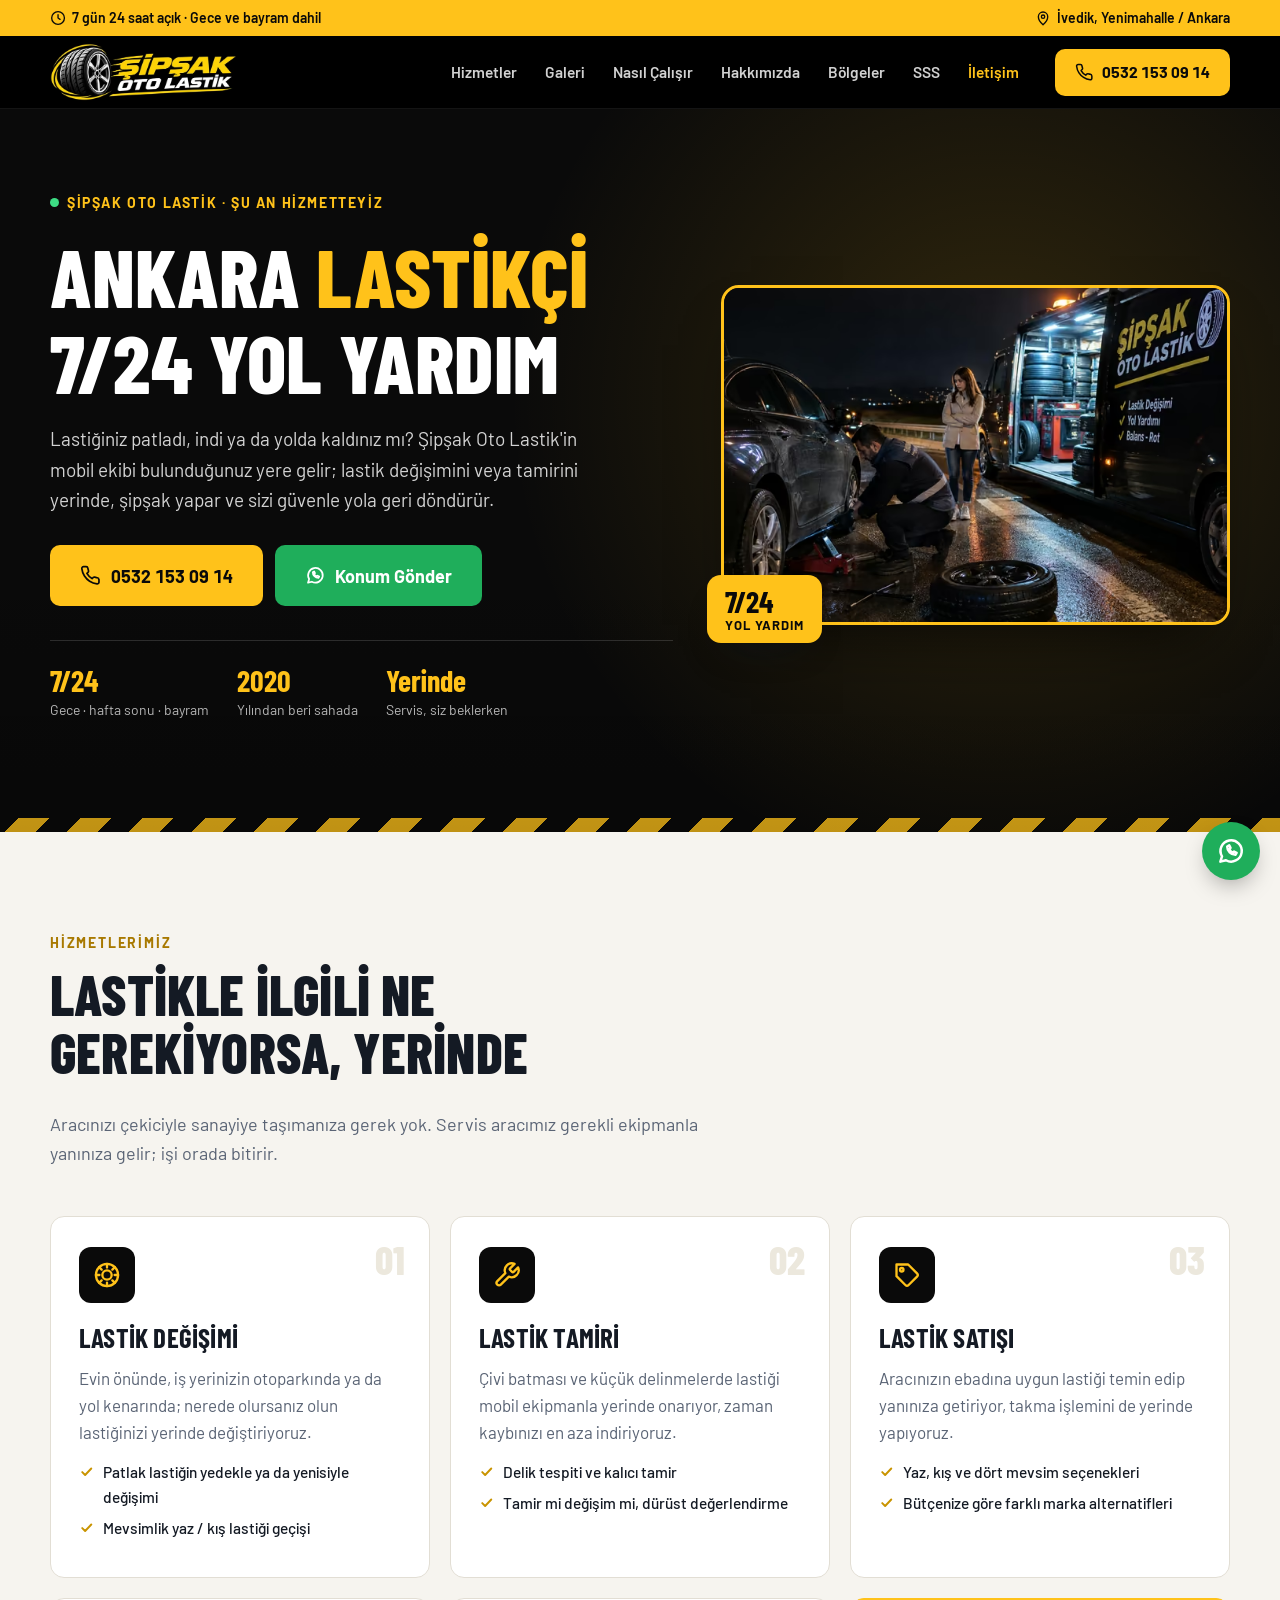
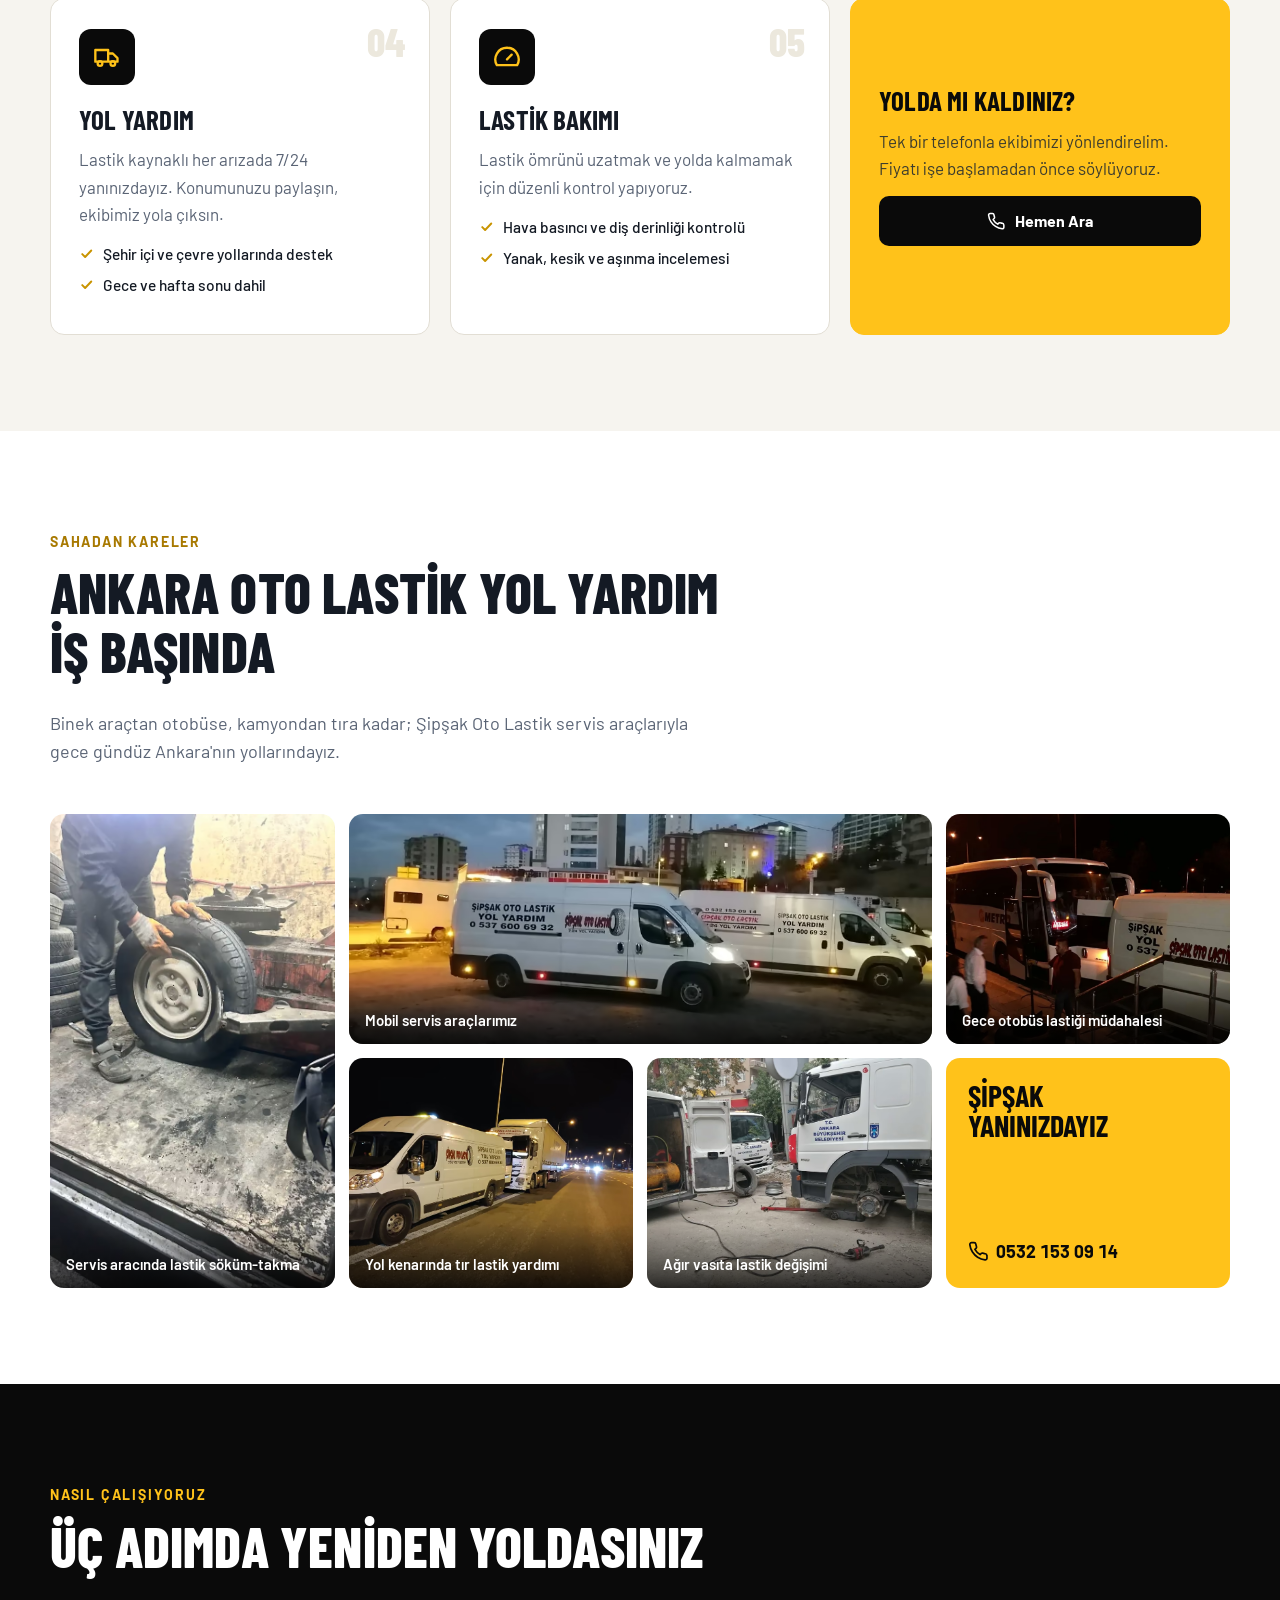
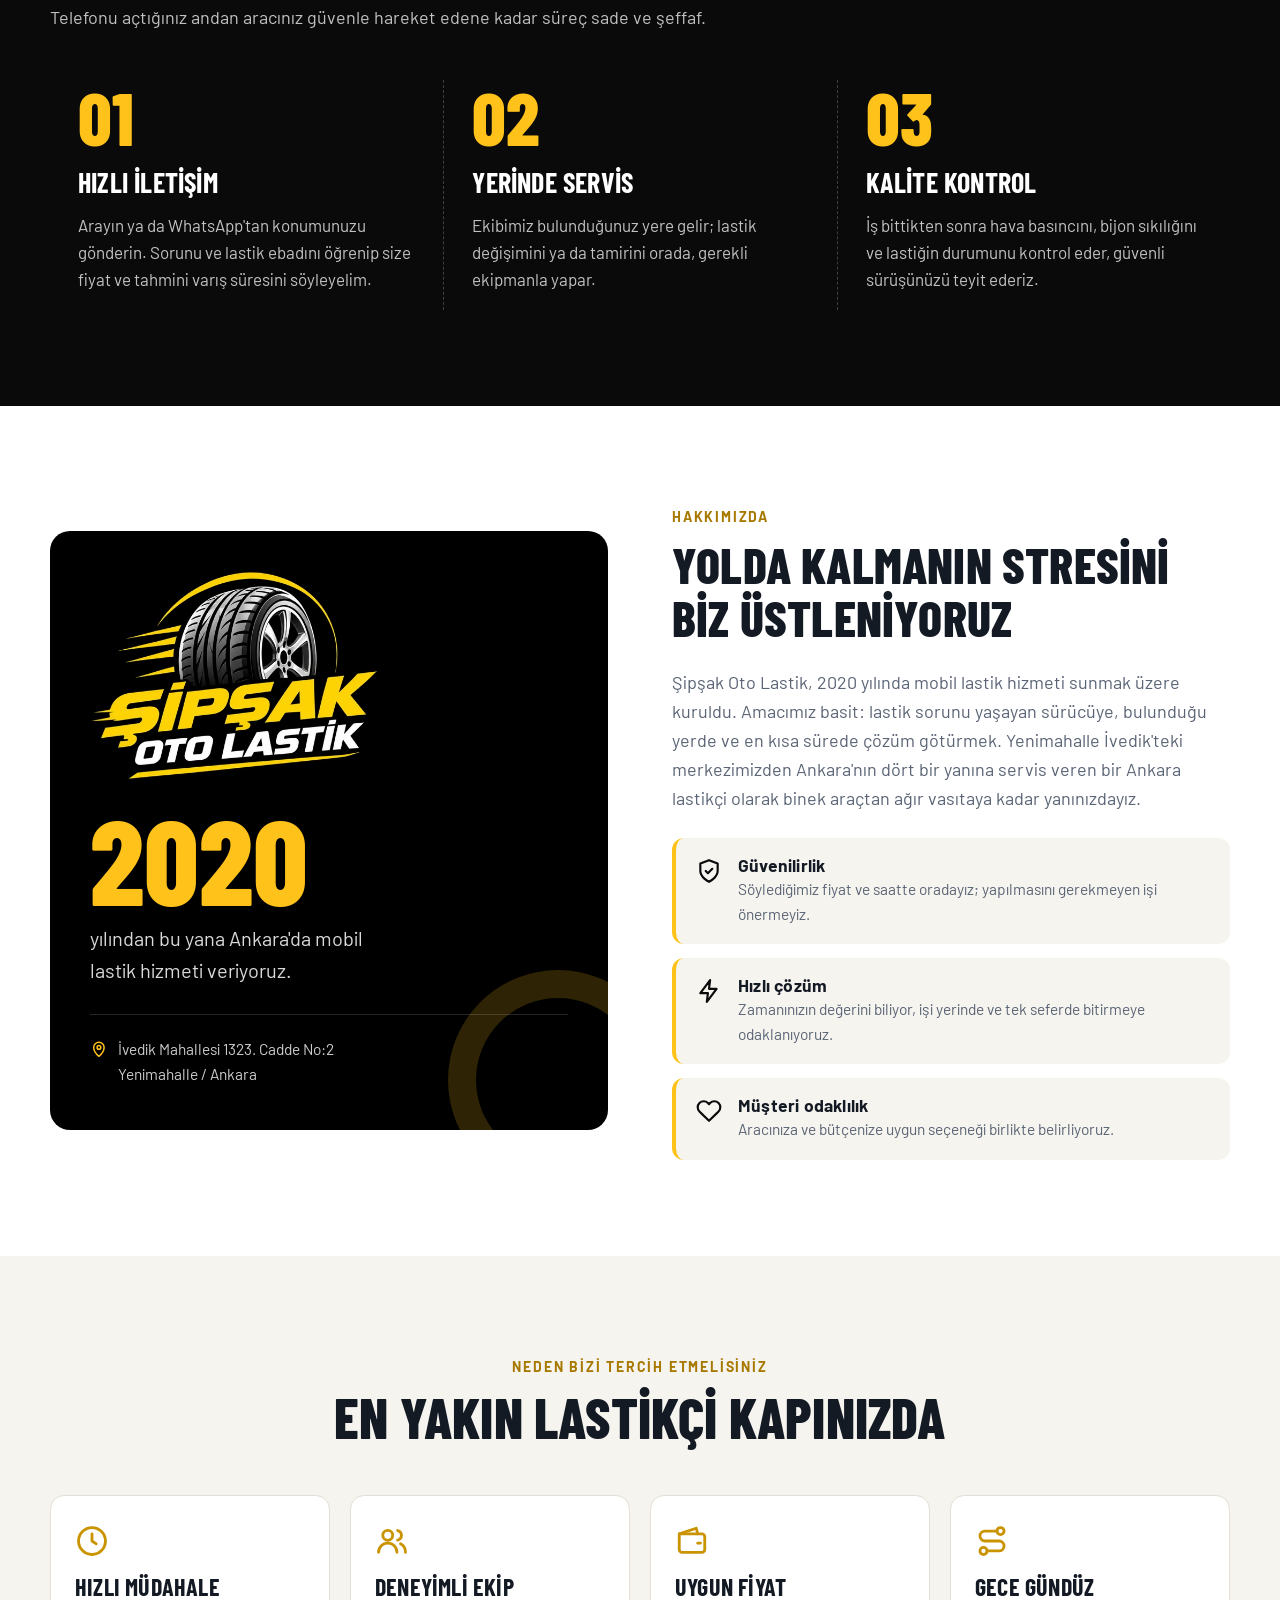
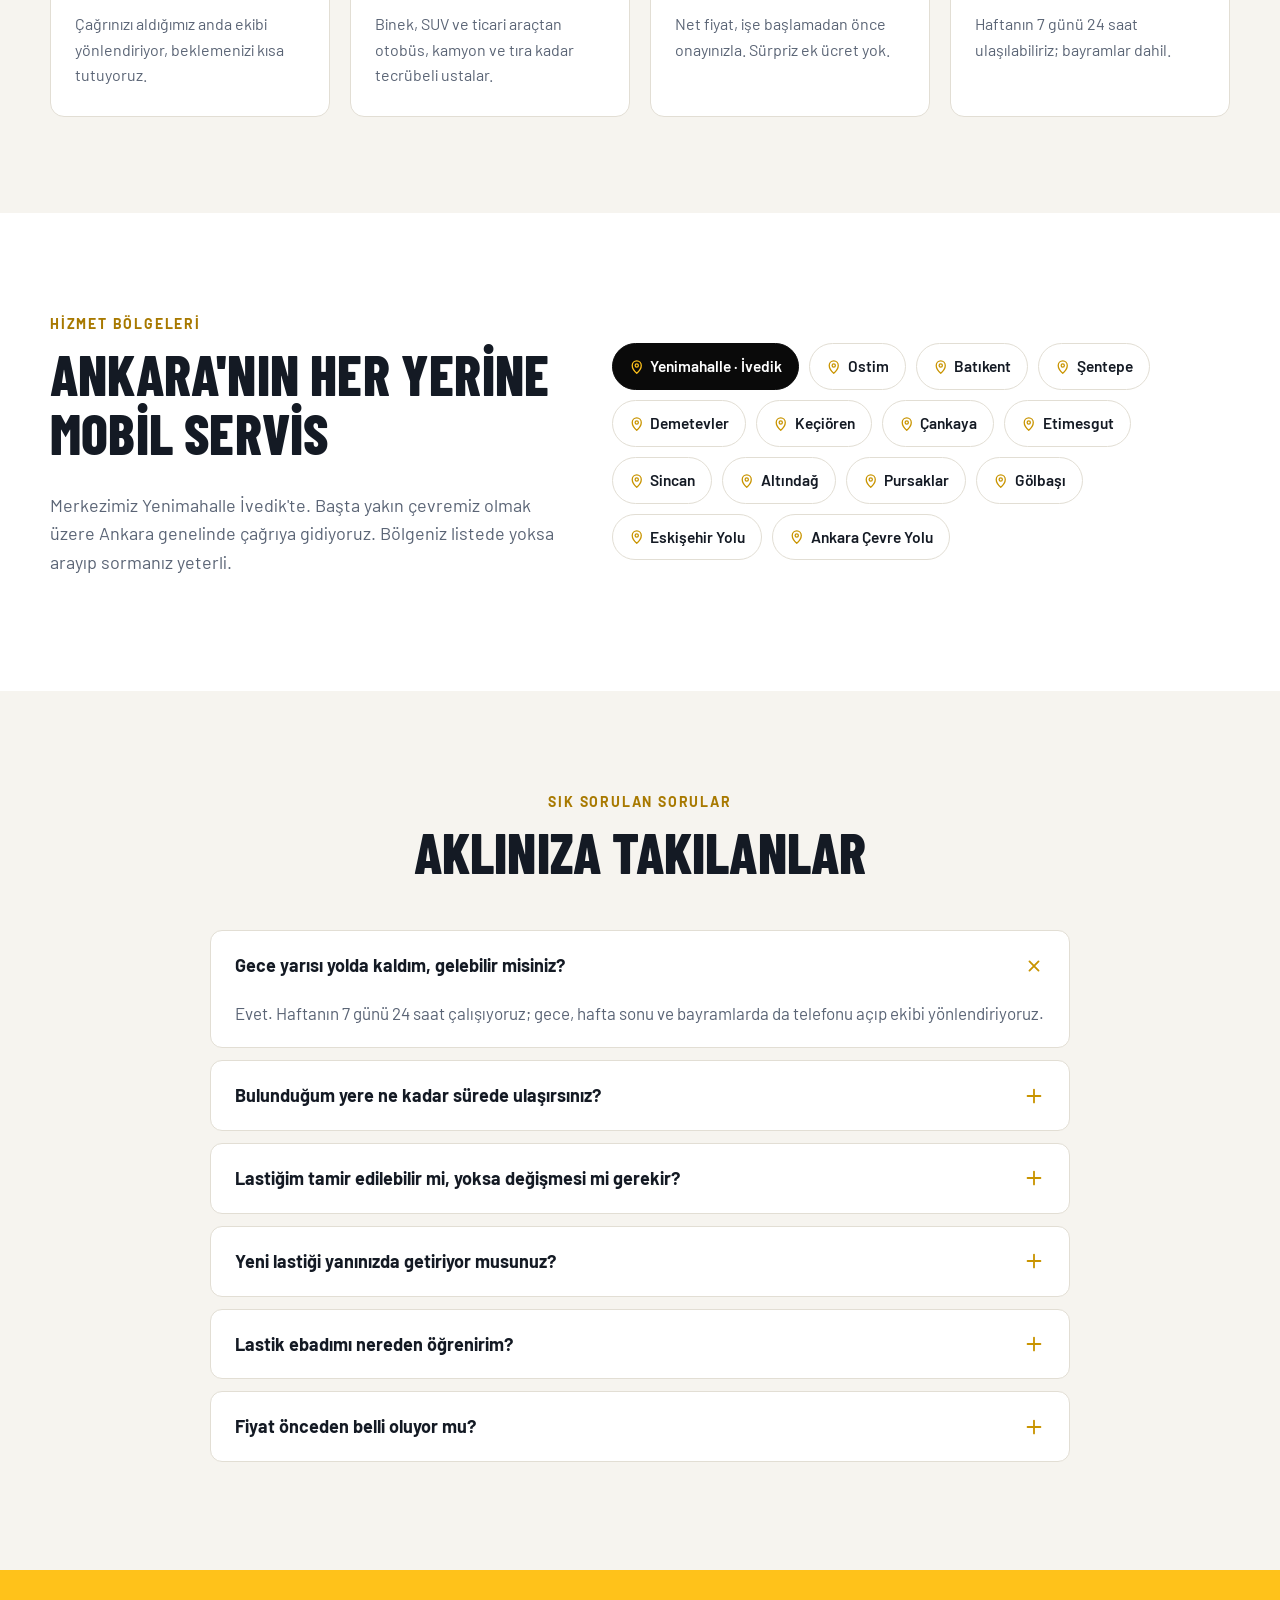
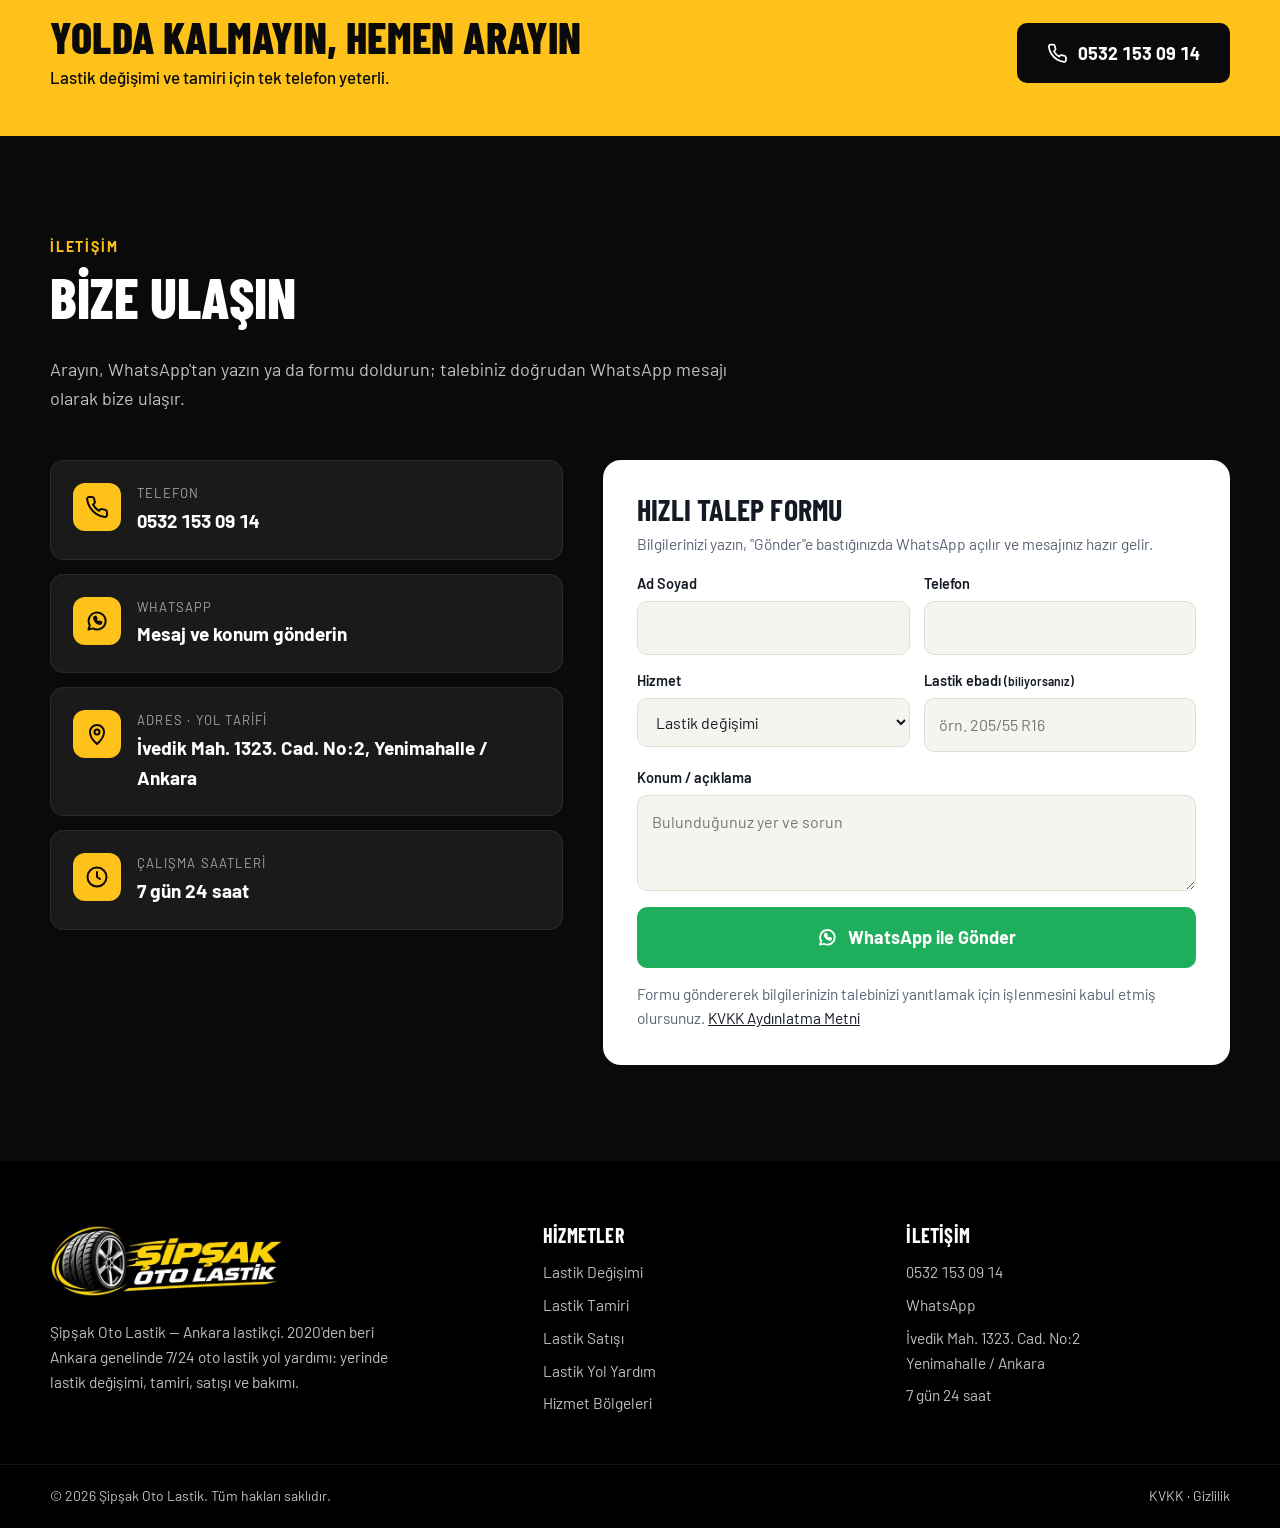
<file: index.html>
<!DOCTYPE html>
<html lang="tr">
<head>
<!-- Google Tag Manager -->
<script>(function(w,d,s,l,i){w[l]=w[l]||[];w[l].push({'gtm.start':
new Date().getTime(),event:'gtm.js'});var f=d.getElementsByTagName(s)[0],
j=d.createElement(s),dl=l!='dataLayer'?'&l='+l:'';j.async=true;j.src=
'https://www.googletagmanager.com/gtm.js?id='+i+dl;f.parentNode.insertBefore(j,f);
})(window,document,'script','dataLayer','GTM-5365HJ4L');</script>
<!-- End Google Tag Manager -->
<script src="https://anticlick.com.tr/anticlick.js"
  data-key="cf_live_001aa7ebcf1b69e5614a7c37d7aa345fe56b"
  data-campaign="yaz-kampanyasi"
  data-protect-gtag="true"
  async></script>
<meta charset="UTF-8">
<meta name="viewport" content="width=device-width, initial-scale=1.0">
<title>Ankara Lastikçi 7/24 | Şipşak Oto Lastik · Ankara Oto Lastik Yol Yardım</title>
<meta name="description" content="Şipşak Oto Lastik: Ankara'da 7/24 mobil lastikçi. Bulunduğunuz yere gelip lastik değişimi, patlak lastik tamiri ve lastik satışı yapıyoruz. Yenimahalle İvedik. ☎ 0532 153 09 14">
<link rel="canonical" href="https://ankaraotolastik724.com.tr/">
<meta name="robots" content="index, follow, max-image-preview:large">
<meta name="geo.region" content="TR-06">
<meta name="geo.placename" content="Yenimahalle, Ankara">
<meta property="og:type" content="website">
<meta property="og:locale" content="tr_TR">
<meta property="og:site_name" content="Şipşak Oto Lastik">
<meta property="og:title" content="Şipşak Oto Lastik | Ankara Lastikçi 7/24 Yol Yardım">
<meta property="og:description" content="Ankara oto lastik yol yardım: 7/24 mobil lastikçi. Bulunduğunuz yere gelip lastik değişimi ve tamiri yapıyoruz. ☎ 0532 153 09 14">
<meta property="og:url" content="https://ankaraotolastik724.com.tr/">
<meta property="og:image" content="https://ankaraotolastik724.com.tr/assets/img/og-image.jpg">
<meta property="og:image:width" content="1200">
<meta property="og:image:height" content="630">
<meta name="twitter:card" content="summary_large_image">
<meta name="theme-color" content="#000000">
<link rel="icon" href="assets/img/favicon-48.png" type="image/png" sizes="48x48">
<link rel="apple-touch-icon" href="assets/img/apple-touch-icon.png">
<link rel="preconnect" href="https://fonts.googleapis.com">
<link rel="preconnect" href="https://fonts.gstatic.com" crossorigin>
<link href="https://fonts.googleapis.com/css2?family=Barlow:wght@400;500;600;700&family=Barlow+Condensed:wght@600;700;800&display=swap" rel="stylesheet">
<link rel="stylesheet" href="assets/css/style.css?v=2">
<link rel="preload" as="image" type="image/avif" href="assets/img/ankara-lastikci-gece-yol-yardim.avif" imagesrcset="assets/img/ankara-lastikci-gece-yol-yardim-640.avif 640w, assets/img/ankara-lastikci-gece-yol-yardim.avif 1200w" imagesizes="(max-width: 900px) 100vw, 520px" fetchpriority="high">
<script type="application/ld+json">
{
  "@context": "https://schema.org",
  "@graph": [
    {
      "@type": "AutoRepair",
      "@id": "https://ankaraotolastik724.com.tr/#isletme",
      "name": "Şipşak Oto Lastik",
      "alternateName": ["Şipşak Oto Lastik Yol Yardım", "Ankara Lastikçi", "Ankara Oto Lastik"],
      "description": "Ankara lastikçi: 7/24 mobil oto lastik yol yardımı, yerinde lastik değişimi, lastik tamiri, lastik satışı ve lastik bakımı.",
      "url": "https://ankaraotolastik724.com.tr/",
      "telephone": "+90-532-153-09-14",
      "image": [
        "https://ankaraotolastik724.com.tr/assets/img/og-image.jpg",
        "https://ankaraotolastik724.com.tr/assets/img/sipsak-oto-lastik-mobil-servis-araclari.avif",
        "https://ankaraotolastik724.com.tr/assets/img/ankara-oto-lastik-yol-yardim-tir.avif"
      ],
      "logo": "https://ankaraotolastik724.com.tr/assets/img/logo-512.png",
      "foundingDate": "2020",
      "priceRange": "₺₺",
      "address": {
        "@type": "PostalAddress",
        "streetAddress": "İvedik Mahallesi 1323. Cadde No:2",
        "addressLocality": "Yenimahalle",
        "addressRegion": "Ankara",
        "addressCountry": "TR"
      },
      "openingHoursSpecification": {
        "@type": "OpeningHoursSpecification",
        "dayOfWeek": ["Monday","Tuesday","Wednesday","Thursday","Friday","Saturday","Sunday"],
        "opens": "00:00",
        "closes": "23:59"
      },
      "areaServed": [
        {"@type": "City", "name": "Ankara"},
        {"@type": "AdministrativeArea", "name": "Yenimahalle"},
        {"@type": "AdministrativeArea", "name": "Çankaya"},
        {"@type": "AdministrativeArea", "name": "Keçiören"},
        {"@type": "AdministrativeArea", "name": "Etimesgut"},
        {"@type": "AdministrativeArea", "name": "Sincan"},
        {"@type": "AdministrativeArea", "name": "Altındağ"},
        {"@type": "AdministrativeArea", "name": "Pursaklar"},
        {"@type": "AdministrativeArea", "name": "Gölbaşı"}
      ],
      "hasOfferCatalog": {
        "@type": "OfferCatalog",
        "name": "Lastik hizmetleri",
        "itemListElement": [
          {"@type": "Offer", "itemOffered": {"@type": "Service", "name": "Yerinde lastik değişimi"}},
          {"@type": "Offer", "itemOffered": {"@type": "Service", "name": "Lastik tamiri"}},
          {"@type": "Offer", "itemOffered": {"@type": "Service", "name": "Lastik satışı"}},
          {"@type": "Offer", "itemOffered": {"@type": "Service", "name": "Lastik yol yardımı"}},
          {"@type": "Offer", "itemOffered": {"@type": "Service", "name": "Lastik bakımı ve kontrolü"}}
        ]
      }
    },
    {
      "@type": "WebSite",
      "@id": "https://ankaraotolastik724.com.tr/#site",
      "url": "https://ankaraotolastik724.com.tr/",
      "name": "Şipşak Oto Lastik",
      "inLanguage": "tr-TR",
      "publisher": {"@id": "https://ankaraotolastik724.com.tr/#isletme"}
    },
    {
      "@type": "FAQPage",
      "mainEntity": [
        {"@type": "Question", "name": "Gece yarısı yolda kaldım, gelebilir misiniz?", "acceptedAnswer": {"@type": "Answer", "text": "Evet. Haftanın 7 günü 24 saat çalışıyoruz; gece, hafta sonu ve bayramlarda da telefonu açıp ekibi yönlendiriyoruz."}},
        {"@type": "Question", "name": "Bulunduğum yere ne kadar sürede ulaşırsınız?", "acceptedAnswer": {"@type": "Answer", "text": "Süre, konumunuza ve trafiğe göre değişir. Aradığınızda konumunuzu alır, size tahmini varış süresini net olarak söyleriz."}},
        {"@type": "Question", "name": "Lastiğim tamir edilebilir mi, yoksa değişmesi mi gerekir?", "acceptedAnswer": {"@type": "Answer", "text": "Çivi gibi küçük delikler genellikle güvenle tamir edilebilir. Yanak kısmındaki kesik ve yırtıklar ya da uzun süre havasız sürülmüş lastikler tamir edilmez; bu durumda değişim öneririz. Kararı lastiği yerinde inceledikten sonra size açıkça söyleriz."}},
        {"@type": "Question", "name": "Yeni lastiği yanınızda getiriyor musunuz?", "acceptedAnswer": {"@type": "Answer", "text": "Aradığınızda lastik ebadınızı (örneğin 205/55 R16) iletirseniz uygun lastiği temin edip gelirken yanımızda getiriyoruz."}},
        {"@type": "Question", "name": "Lastik ebadımı nereden öğrenirim?", "acceptedAnswer": {"@type": "Answer", "text": "Ebat, lastiğin yan yüzeyinde yazar; örneğin 205/55 R16 91V. Bu yazının fotoğrafını WhatsApp'tan göndermeniz yeterlidir."}},
        {"@type": "Question", "name": "Fiyat önceden belli oluyor mu?", "acceptedAnswer": {"@type": "Answer", "text": "Evet. Konumunuzu ve yapılacak işi öğrendikten sonra fiyatı telefonda söylüyoruz; işe başlamadan önce onayınızı alıyoruz."}}
      ]
    }
  ]
}
</script>
</head>
<body>
<!-- Google Tag Manager (noscript) -->
<noscript><iframe src="https://www.googletagmanager.com/ns.html?id=GTM-5365HJ4L"
height="0" width="0" style="display:none;visibility:hidden"></iframe></noscript>
<!-- End Google Tag Manager (noscript) -->
<a href="#icerik" class="skip">İçeriğe atla</a>

<div class="topbar">
  <div class="container">
    <span><svg class="ic" aria-hidden="true"><use href="assets/img/icons.svg#i-clock"/></svg> 7 gün 24 saat açık · Gece ve bayram dahil</span>
    <span class="t-hide"><svg class="ic" aria-hidden="true"><use href="assets/img/icons.svg#i-pin"/></svg> İvedik, Yenimahalle / Ankara</span>
  </div>
</div>

<header class="header" id="header">
  <div class="container header__inner">
    <a href="#anasayfa" class="logo" aria-label="Şipşak Oto Lastik anasayfa">
      <img src="assets/img/sipsak-oto-lastik-logo-yatay.avif" alt="Şipşak Oto Lastik – Ankara lastikçi" width="520" height="161" class="logo__img"></a>
    <nav class="nav" id="nav" aria-label="Ana menü">
      <ul class="nav__list">
        <li><a href="#hizmetler" class="nav__link">Hizmetler</a></li>
        <li><a href="#galeri" class="nav__link">Galeri</a></li>
        <li><a href="#surec" class="nav__link">Nasıl Çalışır</a></li>
        <li><a href="#hakkimizda" class="nav__link">Hakkımızda</a></li>
        <li><a href="#bolgeler" class="nav__link">Bölgeler</a></li>
        <li><a href="#sss" class="nav__link">SSS</a></li>
        <li><a href="#iletisim" class="nav__link">İletişim</a></li>
      </ul>
      <div class="nav__mobile-cta">
        <a href="tel:+905321530914" class="btn btn--yellow btn--block"><svg class="ic" aria-hidden="true"><use href="assets/img/icons.svg#i-phone"/></svg> 0532 153 09 14</a>
        <a href="https://wa.me/905321530914?text=Merhaba%2C%20lastik%20yard%C4%B1m%C4%B1na%20ihtiyac%C4%B1m%20var." target="_blank" rel="noopener" class="btn btn--wa btn--block"><svg class="ic" aria-hidden="true"><use href="assets/img/icons.svg#i-wa"/></svg> WhatsApp'tan Yazın</a>
      </div>
    </nav>
    <a href="tel:+905321530914" class="btn btn--yellow header__cta"><svg class="ic" aria-hidden="true"><use href="assets/img/icons.svg#i-phone"/></svg> <span class="num">0532 153 09 14</span></a>
    <button class="hamburger" id="hamburger" aria-label="Menüyü aç/kapat" aria-expanded="false" aria-controls="nav"><svg class="ic ic--menu" aria-hidden="true"><use href="assets/img/icons.svg#i-menu"/></svg><svg class="ic ic--close" aria-hidden="true"><use href="assets/img/icons.svg#i-close"/></svg></button>
  </div>
</header>

<main id="icerik">

<!-- 1. Hero -->
<section class="hero" id="anasayfa">
  <div class="container hero__inner">
    <div>
      <span class="eyebrow"><span class="dot" aria-hidden="true"></span> Şipşak Oto Lastik · Şu an hizmetteyiz</span>
      <h1>Ankara <em>lastikçi</em> 7/24 yol yardım</h1>
      <p class="hero__lead">Lastiğiniz patladı, indi ya da yolda kaldınız mı? Şipşak Oto Lastik'in mobil ekibi bulunduğunuz yere gelir; lastik değişimini veya tamirini yerinde, şipşak yapar ve sizi güvenle yola geri döndürür.</p>
      <div class="hero__actions">
        <a href="tel:+905321530914" class="btn btn--yellow btn--lg"><svg class="ic" aria-hidden="true"><use href="assets/img/icons.svg#i-phone"/></svg> <span class="num">0532 153 09 14</span></a>
        <a href="https://wa.me/905321530914?text=Merhaba%2C%20lastik%20yard%C4%B1m%C4%B1na%20ihtiyac%C4%B1m%20var.%20Konumum%3A" target="_blank" rel="noopener" class="btn btn--wa btn--lg"><svg class="ic" aria-hidden="true"><use href="assets/img/icons.svg#i-wa"/></svg> Konum Gönder</a>
      </div>
      <ul class="hero__facts">
        <li><strong>7/24</strong><span>Gece · hafta sonu · bayram</span></li>
        <li><strong>2020</strong><span>Yılından beri sahada</span></li>
        <li><strong>Yerinde</strong><span>Servis, siz beklerken</span></li>
      </ul>
    </div>
    <figure class="hero__photo">
      <img src="assets/img/ankara-lastikci-gece-yol-yardim.avif" srcset="assets/img/ankara-lastikci-gece-yol-yardim-640.avif 640w, assets/img/ankara-lastikci-gece-yol-yardim.avif 1200w" sizes="(max-width: 900px) 100vw, 520px" width="1200" height="800" alt="Şipşak Oto Lastik ekibi Ankara'da gece yol kenarında yerinde lastik değişimi yapıyor" fetchpriority="high">
      <span class="hero__badge"><strong>7/24</strong>Yol yardım</span>
    </figure>
  </div>
  <div class="stripe" aria-hidden="true"></div>
</section>

<!-- 2. Hizmetler -->
<section class="section" id="hizmetler">
  <div class="container">
    <div class="section__head reveal">
      <span class="kicker">Hizmetlerimiz</span>
      <h2>Lastikle ilgili ne gerekiyorsa, yerinde</h2>
      <p>Aracınızı çekiciyle sanayiye taşımanıza gerek yok. Servis aracımız gerekli ekipmanla yanınıza gelir; işi orada bitirir.</p>
    </div>
    <div class="services">
      <article class="service reveal">
        <span class="service__no" aria-hidden="true">01</span>
        <span class="service__ic"><svg class="ic" aria-hidden="true"><use href="assets/img/icons.svg#i-tire"/></svg></span>
        <h3>Lastik Değişimi</h3>
        <p>Evin önünde, iş yerinizin otoparkında ya da yol kenarında; nerede olursanız olun lastiğinizi yerinde değiştiriyoruz.</p>
        <ul>
          <li><svg class="ic" aria-hidden="true"><use href="assets/img/icons.svg#i-check"/></svg> Patlak lastiğin yedekle ya da yenisiyle değişimi</li>
          <li><svg class="ic" aria-hidden="true"><use href="assets/img/icons.svg#i-check"/></svg> Mevsimlik yaz / kış lastiği geçişi</li>
        </ul>
      </article>
      <article class="service reveal">
        <span class="service__no" aria-hidden="true">02</span>
        <span class="service__ic"><svg class="ic" aria-hidden="true"><use href="assets/img/icons.svg#i-wrench"/></svg></span>
        <h3>Lastik Tamiri</h3>
        <p>Çivi batması ve küçük delinmelerde lastiği mobil ekipmanla yerinde onarıyor, zaman kaybınızı en aza indiriyoruz.</p>
        <ul>
          <li><svg class="ic" aria-hidden="true"><use href="assets/img/icons.svg#i-check"/></svg> Delik tespiti ve kalıcı tamir</li>
          <li><svg class="ic" aria-hidden="true"><use href="assets/img/icons.svg#i-check"/></svg> Tamir mi değişim mi, dürüst değerlendirme</li>
        </ul>
      </article>
      <article class="service reveal">
        <span class="service__no" aria-hidden="true">03</span>
        <span class="service__ic"><svg class="ic" aria-hidden="true"><use href="assets/img/icons.svg#i-tag"/></svg></span>
        <h3>Lastik Satışı</h3>
        <p>Aracınızın ebadına uygun lastiği temin edip yanınıza getiriyor, takma işlemini de yerinde yapıyoruz.</p>
        <ul>
          <li><svg class="ic" aria-hidden="true"><use href="assets/img/icons.svg#i-check"/></svg> Yaz, kış ve dört mevsim seçenekleri</li>
          <li><svg class="ic" aria-hidden="true"><use href="assets/img/icons.svg#i-check"/></svg> Bütçenize göre farklı marka alternatifleri</li>
        </ul>
      </article>
      <article class="service reveal">
        <span class="service__no" aria-hidden="true">04</span>
        <span class="service__ic"><svg class="ic" aria-hidden="true"><use href="assets/img/icons.svg#i-truck"/></svg></span>
        <h3>Yol Yardım</h3>
        <p>Lastik kaynaklı her arızada 7/24 yanınızdayız. Konumunuzu paylaşın, ekibimiz yola çıksın.</p>
        <ul>
          <li><svg class="ic" aria-hidden="true"><use href="assets/img/icons.svg#i-check"/></svg> Şehir içi ve çevre yollarında destek</li>
          <li><svg class="ic" aria-hidden="true"><use href="assets/img/icons.svg#i-check"/></svg> Gece ve hafta sonu dahil</li>
        </ul>
      </article>
      <article class="service reveal">
        <span class="service__no" aria-hidden="true">05</span>
        <span class="service__ic"><svg class="ic" aria-hidden="true"><use href="assets/img/icons.svg#i-gauge"/></svg></span>
        <h3>Lastik Bakımı</h3>
        <p>Lastik ömrünü uzatmak ve yolda kalmamak için düzenli kontrol yapıyoruz.</p>
        <ul>
          <li><svg class="ic" aria-hidden="true"><use href="assets/img/icons.svg#i-check"/></svg> Hava basıncı ve diş derinliği kontrolü</li>
          <li><svg class="ic" aria-hidden="true"><use href="assets/img/icons.svg#i-check"/></svg> Yanak, kesik ve aşınma incelemesi</li>
        </ul>
      </article>
      <article class="service service--cta reveal">
        <h3>Yolda mı kaldınız?</h3>
        <p>Tek bir telefonla ekibimizi yönlendirelim. Fiyatı işe başlamadan önce söylüyoruz.</p>
        <a href="tel:+905321530914" class="btn btn--navy"><svg class="ic" aria-hidden="true"><use href="assets/img/icons.svg#i-phone"/></svg> Hemen Ara</a>
      </article>
    </div>
  </div>
</section>

<!-- Galeri -->
<section class="section section--white" id="galeri">
  <div class="container">
    <div class="section__head reveal">
      <span class="kicker">Sahadan kareler</span>
      <h2>Ankara oto lastik yol yardım iş başında</h2>
      <p>Binek araçtan otobüse, kamyondan tıra kadar; Şipşak Oto Lastik servis araçlarıyla gece gündüz Ankara'nın yollarındayız.</p>
    </div>
    <div class="gallery reveal">
      <figure class="gallery__item gallery__item--tall"><img src="assets/img/ankara-oto-lastik-servis-araci-lastik-sokme.avif" width="765" height="1020" loading="lazy" decoding="async" alt="Ankara oto lastik servis aracında lastik sökme ve takma işlemi"><figcaption>Servis aracında lastik söküm-takma</figcaption></figure>
      <figure class="gallery__item gallery__item--wide"><img src="assets/img/sipsak-oto-lastik-mobil-servis-araclari.avif" width="900" height="675" loading="lazy" decoding="async" alt="Şipşak Oto Lastik 7/24 yol yardım mobil servis araçları"><figcaption>Mobil servis araçlarımız</figcaption></figure>
      <figure class="gallery__item"><img src="assets/img/ankara-lastikci-gece-otobus-lastik-yardimi.avif" width="900" height="900" loading="lazy" decoding="async" alt="Ankara lastikçi ekibi gece otobüs lastiğine müdahale ediyor"><figcaption>Gece otobüs lastiği müdahalesi</figcaption></figure>
      <figure class="gallery__item"><img src="assets/img/ankara-oto-lastik-yol-yardim-tir.avif" width="900" height="675" loading="lazy" decoding="async" alt="Ankara çevre yolunda tır için oto lastik yol yardımı"><figcaption>Yol kenarında tır lastik yardımı</figcaption></figure>
      <figure class="gallery__item"><img src="assets/img/ankara-lastikci-agir-vasita-lastik-degisimi.avif" width="900" height="675" loading="lazy" decoding="async" alt="Ankara'da ağır vasıta kamyon lastik değişimi"><figcaption>Ağır vasıta lastik değişimi</figcaption></figure>
      <a class="gallery__cta" href="tel:+905321530914"><strong>Şipşak<br>yanınızdayız</strong><span><svg class="ic" aria-hidden="true"><use href="assets/img/icons.svg#i-phone"/></svg> <span class="num">0532 153 09 14</span></span></a>
    </div>
  </div>
</section>

<!-- 3. Süreç -->
<section class="section section--navy" id="surec">
  <div class="container">
    <div class="section__head reveal">
      <span class="kicker">Nasıl çalışıyoruz</span>
      <h2>Üç adımda yeniden yoldasınız</h2>
      <p>Telefonu açtığınız andan aracınız güvenle hareket edene kadar süreç sade ve şeffaf.</p>
    </div>
    <div class="steps">
      <div class="step reveal">
        <div class="step__no">01</div>
        <h3>Hızlı iletişim</h3>
        <p>Arayın ya da WhatsApp'tan konumunuzu gönderin. Sorunu ve lastik ebadını öğrenip size fiyat ve tahmini varış süresini söyleyelim.</p>
      </div>
      <div class="step reveal">
        <div class="step__no">02</div>
        <h3>Yerinde servis</h3>
        <p>Ekibimiz bulunduğunuz yere gelir; lastik değişimini ya da tamirini orada, gerekli ekipmanla yapar.</p>
      </div>
      <div class="step reveal">
        <div class="step__no">03</div>
        <h3>Kalite kontrol</h3>
        <p>İş bittikten sonra hava basıncını, bijon sıkılığını ve lastiğin durumunu kontrol eder, güvenli sürüşünüzü teyit ederiz.</p>
      </div>
    </div>
  </div>
</section>

<!-- 4. Hakkımızda -->
<section class="section section--white" id="hakkimizda">
  <div class="container about">
    <div class="about__badge reveal">
      <img class="about__logo" src="assets/img/sipsak-oto-lastik-ankara-lastikci-logo.avif" width="560" height="412" loading="lazy" decoding="async" alt="Şipşak Oto Lastik logosu – Ankara lastikçi">
      <div class="about__year">2020</div>
      <p>yılından bu yana Ankara'da mobil lastik hizmeti veriyoruz.</p>
      <div class="about__addr"><svg class="ic" aria-hidden="true"><use href="assets/img/icons.svg#i-pin"/></svg> <span>İvedik Mahallesi 1323. Cadde No:2<br>Yenimahalle / Ankara</span></div>
    </div>
    <div class="about__text reveal">
      <span class="kicker">Hakkımızda</span>
      <h2>Yolda kalmanın stresini biz üstleniyoruz</h2>
      <p>Şipşak Oto Lastik, 2020 yılında mobil lastik hizmeti sunmak üzere kuruldu. Amacımız basit: lastik sorunu yaşayan sürücüye, bulunduğu yerde ve en kısa sürede çözüm götürmek. Yenimahalle İvedik'teki merkezimizden Ankara'nın dört bir yanına servis veren bir Ankara lastikçi olarak binek araçtan ağır vasıtaya kadar yanınızdayız.</p>
      <div class="values">
        <div class="value"><svg class="ic" aria-hidden="true"><use href="assets/img/icons.svg#i-shield"/></svg><div><h3>Güvenilirlik</h3><p>Söylediğimiz fiyat ve saatte oradayız; yapılmasını gerekmeyen işi önermeyiz.</p></div></div>
        <div class="value"><svg class="ic" aria-hidden="true"><use href="assets/img/icons.svg#i-bolt"/></svg><div><h3>Hızlı çözüm</h3><p>Zamanınızın değerini biliyor, işi yerinde ve tek seferde bitirmeye odaklanıyoruz.</p></div></div>
        <div class="value"><svg class="ic" aria-hidden="true"><use href="assets/img/icons.svg#i-heart"/></svg><div><h3>Müşteri odaklılık</h3><p>Aracınıza ve bütçenize uygun seçeneği birlikte belirliyoruz.</p></div></div>
      </div>
    </div>
  </div>
</section>

<!-- 5. Neden biz -->
<section class="section" id="neden-biz">
  <div class="container">
    <div class="section__head section__head--center reveal">
      <span class="kicker">Neden bizi tercih etmelisiniz</span>
      <h2>En yakın lastikçi kapınızda</h2>
    </div>
    <div class="why">
      <div class="why__item reveal"><svg class="ic" aria-hidden="true"><use href="assets/img/icons.svg#i-clock"/></svg><h3>Hızlı müdahale</h3><p>Çağrınızı aldığımız anda ekibi yönlendiriyor, beklemenizi kısa tutuyoruz.</p></div>
      <div class="why__item reveal"><svg class="ic" aria-hidden="true"><use href="assets/img/icons.svg#i-users"/></svg><h3>Deneyimli ekip</h3><p>Binek, SUV ve ticari araçtan otobüs, kamyon ve tıra kadar tecrübeli ustalar.</p></div>
      <div class="why__item reveal"><svg class="ic" aria-hidden="true"><use href="assets/img/icons.svg#i-wallet"/></svg><h3>Uygun fiyat</h3><p>Net fiyat, işe başlamadan önce onayınızla. Sürpriz ek ücret yok.</p></div>
      <div class="why__item reveal"><svg class="ic" aria-hidden="true"><use href="assets/img/icons.svg#i-route"/></svg><h3>Gece gündüz</h3><p>Haftanın 7 günü 24 saat ulaşılabiliriz; bayramlar dahil.</p></div>
    </div>
  </div>
</section>

<!-- 6. Bölgeler -->
<section class="section section--white" id="bolgeler">
  <div class="container areas">
    <div class="section__head reveal" style="margin-bottom:0">
      <span class="kicker">Hizmet bölgeleri</span>
      <h2>Ankara'nın her yerine mobil servis</h2>
      <p>Merkezimiz Yenimahalle İvedik'te. Başta yakın çevremiz olmak üzere Ankara genelinde çağrıya gidiyoruz. Bölgeniz listede yoksa arayıp sormanız yeterli.</p>
    </div>
    <ul class="areas__list reveal">
      <li class="is-home"><svg class="ic" aria-hidden="true"><use href="assets/img/icons.svg#i-pin"/></svg> Yenimahalle · İvedik</li>
      <li><svg class="ic" aria-hidden="true"><use href="assets/img/icons.svg#i-pin"/></svg> Ostim</li>
      <li><svg class="ic" aria-hidden="true"><use href="assets/img/icons.svg#i-pin"/></svg> Batıkent</li>
      <li><svg class="ic" aria-hidden="true"><use href="assets/img/icons.svg#i-pin"/></svg> Şentepe</li>
      <li><svg class="ic" aria-hidden="true"><use href="assets/img/icons.svg#i-pin"/></svg> Demetevler</li>
      <li><svg class="ic" aria-hidden="true"><use href="assets/img/icons.svg#i-pin"/></svg> Keçiören</li>
      <li><svg class="ic" aria-hidden="true"><use href="assets/img/icons.svg#i-pin"/></svg> Çankaya</li>
      <li><svg class="ic" aria-hidden="true"><use href="assets/img/icons.svg#i-pin"/></svg> Etimesgut</li>
      <li><svg class="ic" aria-hidden="true"><use href="assets/img/icons.svg#i-pin"/></svg> Sincan</li>
      <li><svg class="ic" aria-hidden="true"><use href="assets/img/icons.svg#i-pin"/></svg> Altındağ</li>
      <li><svg class="ic" aria-hidden="true"><use href="assets/img/icons.svg#i-pin"/></svg> Pursaklar</li>
      <li><svg class="ic" aria-hidden="true"><use href="assets/img/icons.svg#i-pin"/></svg> Gölbaşı</li>
      <li><svg class="ic" aria-hidden="true"><use href="assets/img/icons.svg#i-pin"/></svg> Eskişehir Yolu</li>
      <li><svg class="ic" aria-hidden="true"><use href="assets/img/icons.svg#i-pin"/></svg> Ankara Çevre Yolu</li>
    </ul>
  </div>
</section>

<!-- 7. SSS -->
<section class="section" id="sss">
  <div class="container">
    <div class="section__head section__head--center reveal">
      <span class="kicker">Sık sorulan sorular</span>
      <h2>Aklınıza takılanlar</h2>
    </div>
    <div class="faq reveal">
      <details open><summary>Gece yarısı yolda kaldım, gelebilir misiniz?<svg class="ic" aria-hidden="true"><use href="assets/img/icons.svg#i-plus"/></svg></summary><p>Evet. Haftanın 7 günü 24 saat çalışıyoruz; gece, hafta sonu ve bayramlarda da telefonu açıp ekibi yönlendiriyoruz.</p></details>
      <details><summary>Bulunduğum yere ne kadar sürede ulaşırsınız?<svg class="ic" aria-hidden="true"><use href="assets/img/icons.svg#i-plus"/></svg></summary><p>Süre, konumunuza ve trafiğe göre değişir. Aradığınızda konumunuzu alır, size tahmini varış süresini net olarak söyleriz.</p></details>
      <details><summary>Lastiğim tamir edilebilir mi, yoksa değişmesi mi gerekir?<svg class="ic" aria-hidden="true"><use href="assets/img/icons.svg#i-plus"/></svg></summary><p>Çivi gibi küçük delikler genellikle güvenle tamir edilebilir. Yanak kısmındaki kesik ve yırtıklar ya da uzun süre havasız sürülmüş lastikler tamir edilmez; bu durumda değişim öneririz. Kararı lastiği yerinde inceledikten sonra size açıkça söyleriz.</p></details>
      <details><summary>Yeni lastiği yanınızda getiriyor musunuz?<svg class="ic" aria-hidden="true"><use href="assets/img/icons.svg#i-plus"/></svg></summary><p>Aradığınızda lastik ebadınızı (örneğin 205/55 R16) iletirseniz uygun lastiği temin edip gelirken yanımızda getiriyoruz.</p></details>
      <details><summary>Lastik ebadımı nereden öğrenirim?<svg class="ic" aria-hidden="true"><use href="assets/img/icons.svg#i-plus"/></svg></summary><p>Ebat, lastiğin yan yüzeyinde yazar; örneğin 205/55 R16 91V. Bu yazının fotoğrafını WhatsApp'tan göndermeniz yeterlidir.</p></details>
      <details><summary>Fiyat önceden belli oluyor mu?<svg class="ic" aria-hidden="true"><use href="assets/img/icons.svg#i-plus"/></svg></summary><p>Evet. Konumunuzu ve yapılacak işi öğrendikten sonra fiyatı telefonda söylüyoruz; işe başlamadan önce onayınızı alıyoruz.</p></details>
    </div>
  </div>
</section>

<section class="cta-band">
  <div class="container">
    <div>
      <h2>Yolda kalmayın, hemen arayın</h2>
      <p>Lastik değişimi ve tamiri için tek telefon yeterli.</p>
    </div>
    <div class="cta-band__actions">
      <a href="tel:+905321530914" class="btn btn--navy btn--lg"><svg class="ic" aria-hidden="true"><use href="assets/img/icons.svg#i-phone"/></svg> <span class="num">0532 153 09 14</span></a>
    </div>
  </div>
</section>

<!-- İletişim -->
<section class="section section--navy" id="iletisim">
  <div class="container">
    <div class="section__head reveal">
      <span class="kicker">İletişim</span>
      <h2>Bize ulaşın</h2>
      <p>Arayın, WhatsApp'tan yazın ya da formu doldurun; talebiniz doğrudan WhatsApp mesajı olarak bize ulaşır.</p>
    </div>
    <div class="contact">
      <div class="contact__cards reveal">
        <a class="ccard" href="tel:+905321530914"><span class="ccard__ic"><svg class="ic" aria-hidden="true"><use href="assets/img/icons.svg#i-phone"/></svg></span><span><small>Telefon</small><strong class="num">0532 153 09 14</strong></span></a>
        <a class="ccard" href="https://wa.me/905321530914?text=Merhaba%2C%20lastik%20yard%C4%B1m%C4%B1na%20ihtiyac%C4%B1m%20var." target="_blank" rel="noopener"><span class="ccard__ic"><svg class="ic" aria-hidden="true"><use href="assets/img/icons.svg#i-wa"/></svg></span><span><small>WhatsApp</small><strong>Mesaj ve konum gönderin</strong></span></a>
        <a class="ccard" href="https://www.google.com/maps/search/?api=1&amp;query=%C4%B0vedik%20Mahallesi%201323.%20Cadde%20No%3A2%20Yenimahalle%20Ankara" target="_blank" rel="noopener"><span class="ccard__ic"><svg class="ic" aria-hidden="true"><use href="assets/img/icons.svg#i-pin"/></svg></span><span><small>Adres · Yol tarifi</small><strong>İvedik Mah. 1323. Cad. No:2, Yenimahalle / Ankara</strong></span></a>
        <div class="ccard"><span class="ccard__ic"><svg class="ic" aria-hidden="true"><use href="assets/img/icons.svg#i-clock"/></svg></span><span><small>Çalışma saatleri</small><strong>7 gün 24 saat</strong></span></div>
      </div>
      <form class="form reveal" id="contactForm" novalidate>
        <h3>Hızlı talep formu</h3>
        <p>Bilgilerinizi yazın, "Gönder"e bastığınızda WhatsApp açılır ve mesajınız hazır gelir.</p>
        <div class="form__grid">
          <div class="field"><label for="f-ad">Ad Soyad</label><input id="f-ad" name="ad" autocomplete="name" required></div>
          <div class="field"><label for="f-tel">Telefon</label><input id="f-tel" name="telefon" type="tel" autocomplete="tel" inputmode="tel" required></div>
          <div class="field"><label for="f-hizmet">Hizmet</label>
            <select id="f-hizmet" name="hizmet">
              <option>Lastik değişimi</option>
              <option>Lastik tamiri</option>
              <option>Lastik satışı</option>
              <option>Yol yardım</option>
              <option>Lastik bakımı / kontrol</option>
            </select>
          </div>
          <div class="field"><label for="f-ebat">Lastik ebadı <small>(biliyorsanız)</small></label><input id="f-ebat" name="ebat" placeholder="örn. 205/55 R16"></div>
          <div class="field field--full"><label for="f-mesaj">Konum / açıklama</label><textarea id="f-mesaj" name="mesaj" placeholder="Bulunduğunuz yer ve sorun"></textarea></div>
        </div>
        <button type="submit" class="btn btn--wa btn--block btn--lg" style="margin-top:16px"><svg class="ic" aria-hidden="true"><use href="assets/img/icons.svg#i-wa"/></svg> WhatsApp ile Gönder</button>
        <p class="form__note">Formu göndererek bilgilerinizin talebinizi yanıtlamak için işlenmesini kabul etmiş olursunuz. <a href="kvkk.html">KVKK Aydınlatma Metni</a></p>
      </form>
    </div>
  </div>
</section>

</main>

<footer class="footer">
  <div class="container footer__grid">
    <div>
      <a href="#anasayfa" class="logo" aria-label="Şipşak Oto Lastik anasayfa"><img src="assets/img/sipsak-oto-lastik-logo-yatay.avif" alt="Şipşak Oto Lastik – Ankara lastikçi" width="520" height="161" class="logo__img"></a>
      <p>Şipşak Oto Lastik — Ankara lastikçi. 2020'den beri Ankara genelinde 7/24 oto lastik yol yardımı: yerinde lastik değişimi, tamiri, satışı ve bakımı.</p>
    </div>
    <div>
      <h4>Hizmetler</h4>
      <ul class="footer__links">
        <li><a href="#hizmetler">Lastik Değişimi</a></li>
        <li><a href="#hizmetler">Lastik Tamiri</a></li>
        <li><a href="#hizmetler">Lastik Satışı</a></li>
        <li><a href="#hizmetler">Lastik Yol Yardım</a></li>
        <li><a href="#bolgeler">Hizmet Bölgeleri</a></li>
      </ul>
    </div>
    <div>
      <h4>İletişim</h4>
      <ul class="footer__links">
        <li><a href="tel:+905321530914" class="num">0532 153 09 14</a></li>
        <li><a href="https://wa.me/905321530914" target="_blank" rel="noopener">WhatsApp</a></li>
        <li>İvedik Mah. 1323. Cad. No:2<br>Yenimahalle / Ankara</li>
        <li>7 gün 24 saat</li>
      </ul>
    </div>
  </div>
  <div class="footer__bottom">
    <div class="container">
      <span>© <span data-year>2026</span> Şipşak Oto Lastik. Tüm hakları saklıdır.</span>
      <span><a href="kvkk.html">KVKK</a> · <a href="gizlilik-politikasi.html">Gizlilik</a><span data-cookie-settings hidden> · <a href="#">Çerez Tercihleri</a></span></span>
    </div>
  </div>
</footer>

<a href="https://wa.me/905321530914?text=Merhaba%2C%20lastik%20yard%C4%B1m%C4%B1na%20ihtiyac%C4%B1m%20var." class="fab-wa" target="_blank" rel="noopener" aria-label="WhatsApp ile yazın"><svg class="ic" aria-hidden="true"><use href="assets/img/icons.svg#i-wa"/></svg></a>
<div class="mobile-bar">
  <a href="tel:+905321530914"><svg class="ic" aria-hidden="true"><use href="assets/img/icons.svg#i-phone"/></svg> Hemen Ara</a>
  <a href="https://wa.me/905321530914?text=Merhaba%2C%20lastik%20yard%C4%B1m%C4%B1na%20ihtiyac%C4%B1m%20var." target="_blank" rel="noopener"><svg class="ic" aria-hidden="true"><use href="assets/img/icons.svg#i-wa"/></svg> WhatsApp</a>
</div>

<script src="assets/js/consent.js" defer></script>
<script src="assets/js/main.js?v=4" defer></script>
</body>
</html>
</file>
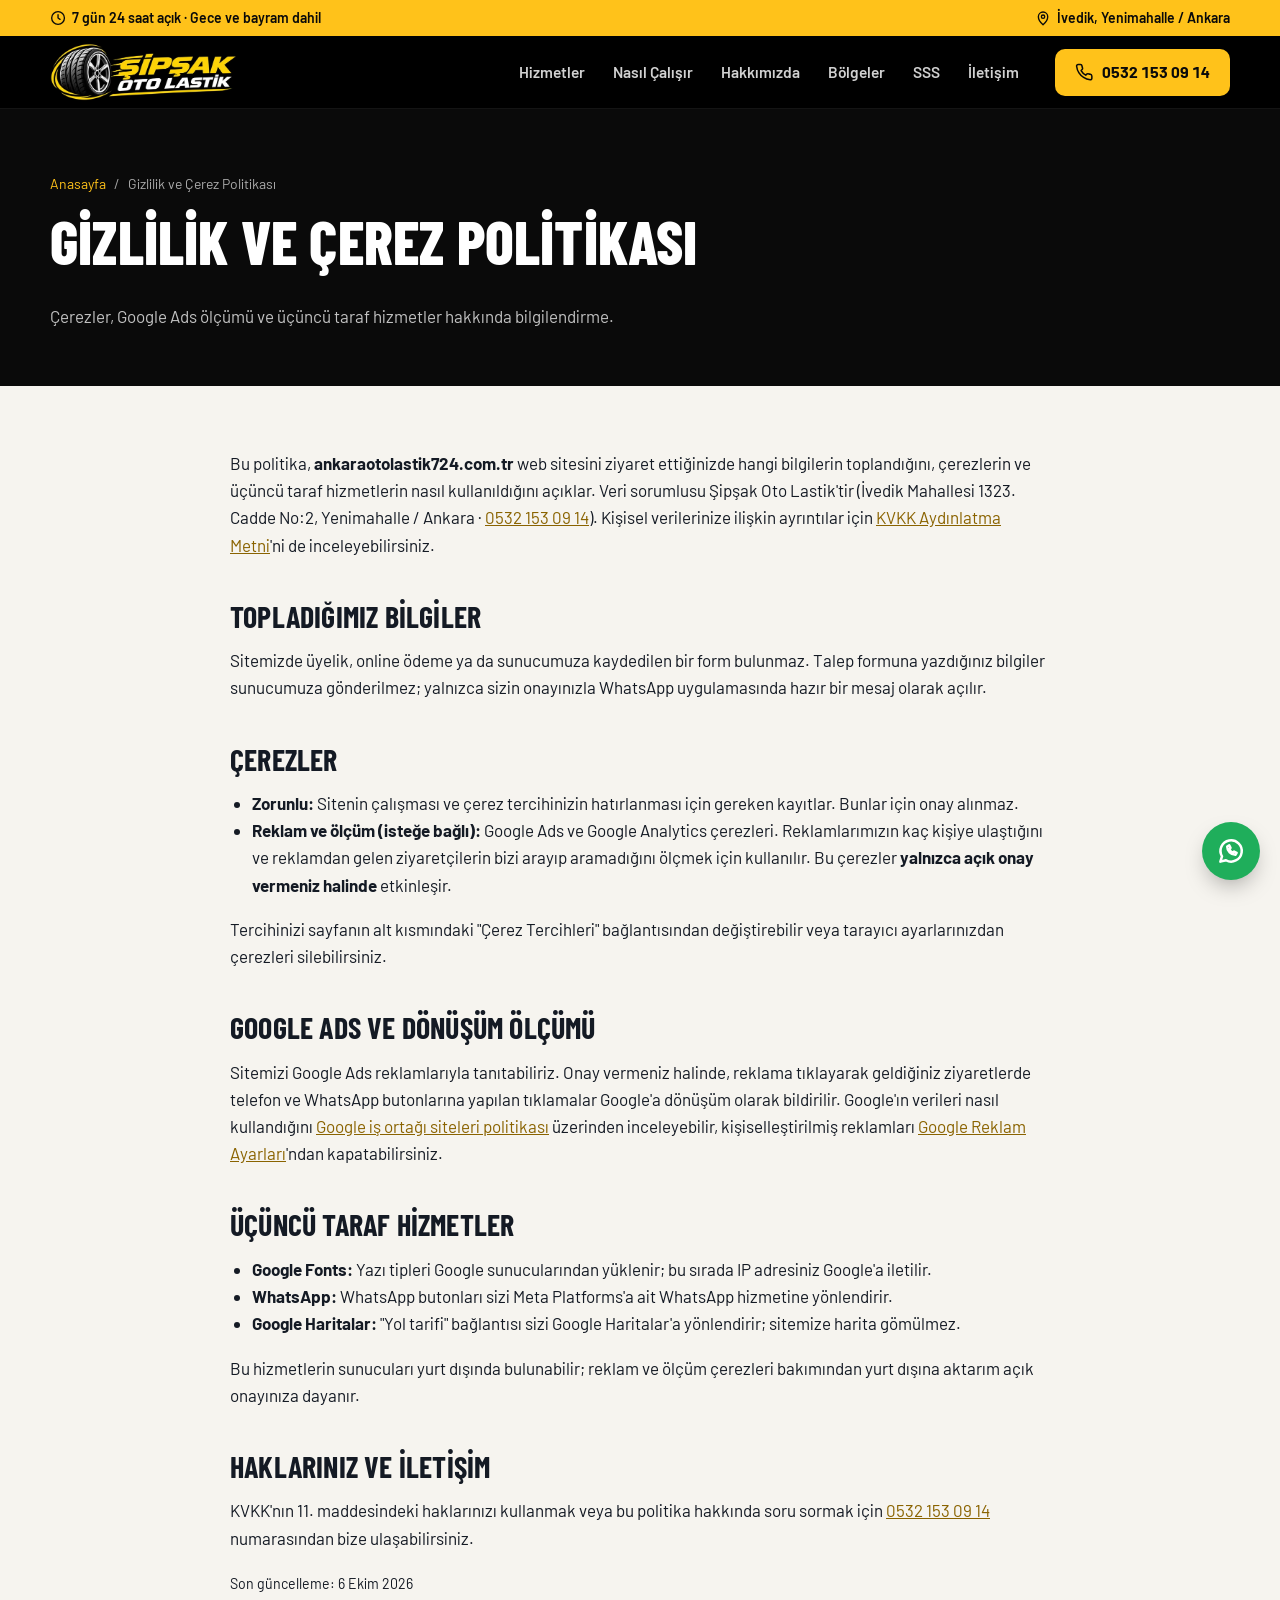
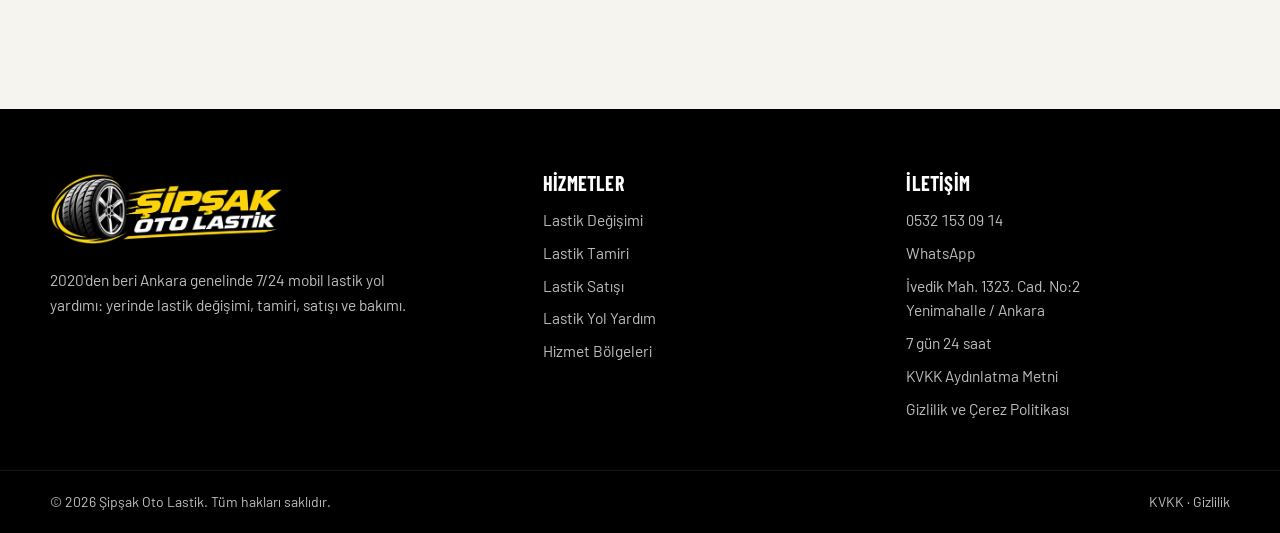
<file: gizlilik-politikasi.html>
<!DOCTYPE html>
<html lang="tr">
<head>
<!-- Google Tag Manager -->
<script>(function(w,d,s,l,i){w[l]=w[l]||[];w[l].push({'gtm.start':
new Date().getTime(),event:'gtm.js'});var f=d.getElementsByTagName(s)[0],
j=d.createElement(s),dl=l!='dataLayer'?'&l='+l:'';j.async=true;j.src=
'https://www.googletagmanager.com/gtm.js?id='+i+dl;f.parentNode.insertBefore(j,f);
})(window,document,'script','dataLayer','GTM-5365HJ4L');</script>
<!-- End Google Tag Manager -->
<script src="https://anticlick.com.tr/anticlick.js"
  data-key="cf_live_001aa7ebcf1b69e5614a7c37d7aa345fe56b"
  data-campaign="yaz-kampanyasi"
  data-protect-gtag="true"
  async></script>
<meta charset="UTF-8">
<meta name="viewport" content="width=device-width, initial-scale=1.0">
<title>Gizlilik ve Çerez Politikası | Şipşak Oto Lastik</title>
<meta name="description" content="Şipşak Oto Lastik gizlilik ve çerez politikası: çerezler, Google Ads ölçümü ve üçüncü taraf hizmetler.">
<link rel="canonical" href="https://ankaraotolastik724.com.tr/gizlilik-politikasi.html">
<meta name="robots" content="index, follow">
<meta name="geo.region" content="TR-06">
<meta name="geo.placename" content="Yenimahalle, Ankara">
<meta property="og:type" content="website">
<meta property="og:locale" content="tr_TR">
<meta property="og:site_name" content="Şipşak Oto Lastik">
<meta property="og:title" content="Gizlilik ve Çerez Politikası | Şipşak Oto Lastik">
<meta property="og:description" content="Şipşak Oto Lastik gizlilik ve çerez politikası: çerezler, Google Ads ölçümü ve üçüncü taraf hizmetler.">
<meta property="og:url" content="https://ankaraotolastik724.com.tr/gizlilik-politikasi.html">
<meta property="og:image" content="https://ankaraotolastik724.com.tr/assets/img/og-image.jpg">
<meta name="twitter:card" content="summary_large_image">
<meta name="theme-color" content="#000000">
<link rel="icon" href="assets/img/favicon-48.png" type="image/png" sizes="48x48">
<link rel="apple-touch-icon" href="assets/img/apple-touch-icon.png">
<link rel="preconnect" href="https://fonts.googleapis.com">
<link rel="preconnect" href="https://fonts.gstatic.com" crossorigin>
<link href="https://fonts.googleapis.com/css2?family=Barlow:wght@400;500;600;700&family=Barlow+Condensed:wght@600;700;800&display=swap" rel="stylesheet">
<link rel="stylesheet" href="assets/css/style.css?v=2">
<script type="application/ld+json">{"@context":"https://schema.org","@type":"BreadcrumbList","itemListElement":[{"@type":"ListItem","position":1,"name":"Anasayfa","item":"https://ankaraotolastik724.com.tr/"},{"@type":"ListItem","position":2,"name":"Gizlilik ve Çerez Politikası","item":"https://ankaraotolastik724.com.tr/gizlilik-politikasi.html"}]}</script>
</head>
<body>
<!-- Google Tag Manager (noscript) -->
<noscript><iframe src="https://www.googletagmanager.com/ns.html?id=GTM-5365HJ4L"
height="0" width="0" style="display:none;visibility:hidden"></iframe></noscript>
<!-- End Google Tag Manager (noscript) -->
<a href="#icerik" class="skip">İçeriğe atla</a>

<div class="topbar">
  <div class="container">
    <span><svg class="ic" aria-hidden="true"><use href="assets/img/icons.svg#i-clock"/></svg> 7 gün 24 saat açık · Gece ve bayram dahil</span>
    <span class="t-hide"><svg class="ic" aria-hidden="true"><use href="assets/img/icons.svg#i-pin"/></svg> İvedik, Yenimahalle / Ankara</span>
  </div>
</div>

<header class="header" id="header">
  <div class="container header__inner">
    <a href="index.html#anasayfa" class="logo" aria-label="Şipşak Oto Lastik anasayfa">
      <img src="assets/img/sipsak-oto-lastik-logo-yatay.avif" alt="Şipşak Oto Lastik – Ankara lastikçi" width="520" height="161" class="logo__img"></a>
    <nav class="nav" id="nav" aria-label="Ana menü">
      <ul class="nav__list">
        <li><a href="index.html#hizmetler" class="nav__link">Hizmetler</a></li>
        <li><a href="index.html#surec" class="nav__link">Nasıl Çalışır</a></li>
        <li><a href="index.html#hakkimizda" class="nav__link">Hakkımızda</a></li>
        <li><a href="index.html#bolgeler" class="nav__link">Bölgeler</a></li>
        <li><a href="index.html#sss" class="nav__link">SSS</a></li>
        <li><a href="index.html#iletisim" class="nav__link">İletişim</a></li>
      </ul>
      <div class="nav__mobile-cta">
        <a href="tel:+905321530914" class="btn btn--yellow btn--block"><svg class="ic" aria-hidden="true"><use href="assets/img/icons.svg#i-phone"/></svg> 0532 153 09 14</a>
        <a href="https://wa.me/905321530914?text=Merhaba%2C%20lastik%20yard%C4%B1m%C4%B1na%20ihtiyac%C4%B1m%20var." target="_blank" rel="noopener" class="btn btn--wa btn--block"><svg class="ic" aria-hidden="true"><use href="assets/img/icons.svg#i-wa"/></svg> WhatsApp'tan Yazın</a>
      </div>
    </nav>
    <a href="tel:+905321530914" class="btn btn--yellow header__cta"><svg class="ic" aria-hidden="true"><use href="assets/img/icons.svg#i-phone"/></svg> <span class="num">0532 153 09 14</span></a>
    <button class="hamburger" id="hamburger" aria-label="Menüyü aç/kapat" aria-expanded="false" aria-controls="nav"><svg class="ic ic--menu" aria-hidden="true"><use href="assets/img/icons.svg#i-menu"/></svg><svg class="ic ic--close" aria-hidden="true"><use href="assets/img/icons.svg#i-close"/></svg></button>
  </div>
</header>

<main id="icerik">
<section class="page-hero">
  <div class="container">
    <ul class="crumbs" aria-label="Sayfa yolu"><li><a href="index.html">Anasayfa</a></li><li>Gizlilik ve Çerez Politikası</li></ul>
    <h1>Gizlilik ve Çerez Politikası</h1>
    <p>Çerezler, Google Ads ölçümü ve üçüncü taraf hizmetler hakkında bilgilendirme.</p>
  </div>
</section>
<section class="section" style="padding-top:64px">
  <div class="container prose">
    <p>Bu politika, <strong>ankaraotolastik724.com.tr</strong> web sitesini ziyaret ettiğinizde hangi bilgilerin toplandığını, çerezlerin ve üçüncü taraf hizmetlerin nasıl kullanıldığını açıklar. Veri sorumlusu Şipşak Oto Lastik'tir (İvedik Mahallesi 1323. Cadde No:2, Yenimahalle / Ankara · <a href="tel:+905321530914">0532 153 09 14</a>). Kişisel verilerinize ilişkin ayrıntılar için <a href="kvkk.html">KVKK Aydınlatma Metni</a>'ni de inceleyebilirsiniz.</p>
    <h2>Topladığımız bilgiler</h2>
    <p>Sitemizde üyelik, online ödeme ya da sunucumuza kaydedilen bir form bulunmaz. Talep formuna yazdığınız bilgiler sunucumuza gönderilmez; yalnızca sizin onayınızla WhatsApp uygulamasında hazır bir mesaj olarak açılır.</p>
    <h2>Çerezler</h2>
    <ul>
      <li><strong>Zorunlu:</strong> Sitenin çalışması ve çerez tercihinizin hatırlanması için gereken kayıtlar. Bunlar için onay alınmaz.</li>
      <li><strong>Reklam ve ölçüm (isteğe bağlı):</strong> Google Ads ve Google Analytics çerezleri. Reklamlarımızın kaç kişiye ulaştığını ve reklamdan gelen ziyaretçilerin bizi arayıp aramadığını ölçmek için kullanılır. Bu çerezler <strong>yalnızca açık onay vermeniz halinde</strong> etkinleşir.</li>
    </ul>
    <p>Tercihinizi sayfanın alt kısmındaki "Çerez Tercihleri" bağlantısından değiştirebilir veya tarayıcı ayarlarınızdan çerezleri silebilirsiniz.</p>
    <h2>Google Ads ve dönüşüm ölçümü</h2>
    <p>Sitemizi Google Ads reklamlarıyla tanıtabiliriz. Onay vermeniz halinde, reklama tıklayarak geldiğiniz ziyaretlerde telefon ve WhatsApp butonlarına yapılan tıklamalar Google'a dönüşüm olarak bildirilir. Google'ın verileri nasıl kullandığını <a href="https://policies.google.com/technologies/partner-sites?hl=tr" target="_blank" rel="noopener">Google iş ortağı siteleri politikası</a> üzerinden inceleyebilir, kişiselleştirilmiş reklamları <a href="https://adssettings.google.com/" target="_blank" rel="noopener">Google Reklam Ayarları</a>'ndan kapatabilirsiniz.</p>
    <h2>Üçüncü taraf hizmetler</h2>
    <ul>
      <li><strong>Google Fonts:</strong> Yazı tipleri Google sunucularından yüklenir; bu sırada IP adresiniz Google'a iletilir.</li>
      <li><strong>WhatsApp:</strong> WhatsApp butonları sizi Meta Platforms'a ait WhatsApp hizmetine yönlendirir.</li>
      <li><strong>Google Haritalar:</strong> "Yol tarifi" bağlantısı sizi Google Haritalar'a yönlendirir; sitemize harita gömülmez.</li>
    </ul>
    <p>Bu hizmetlerin sunucuları yurt dışında bulunabilir; reklam ve ölçüm çerezleri bakımından yurt dışına aktarım açık onayınıza dayanır.</p>
    <h2>Haklarınız ve iletişim</h2>
    <p>KVKK'nın 11. maddesindeki haklarınızı kullanmak veya bu politika hakkında soru sormak için <a href="tel:+905321530914">0532 153 09 14</a> numarasından bize ulaşabilirsiniz.</p>
    <p><small>Son güncelleme: 6 Ekim 2026</small></p>
  </div>
</section>
</main>

<footer class="footer">
  <div class="container footer__grid">
    <div>
      <a href="index.html#anasayfa" class="logo" aria-label="Şipşak Oto Lastik anasayfa"><img src="assets/img/sipsak-oto-lastik-logo-yatay.avif" alt="Şipşak Oto Lastik – Ankara lastikçi" width="520" height="161" class="logo__img"></a>
      <p>2020'den beri Ankara genelinde 7/24 mobil lastik yol yardımı: yerinde lastik değişimi, tamiri, satışı ve bakımı.</p>
    </div>
    <div>
      <h4>Hizmetler</h4>
      <ul class="footer__links">
        <li><a href="index.html#hizmetler">Lastik Değişimi</a></li>
        <li><a href="index.html#hizmetler">Lastik Tamiri</a></li>
        <li><a href="index.html#hizmetler">Lastik Satışı</a></li>
        <li><a href="index.html#hizmetler">Lastik Yol Yardım</a></li>
        <li><a href="index.html#bolgeler">Hizmet Bölgeleri</a></li>
      </ul>
    </div>
    <div>
      <h4>İletişim</h4>
      <ul class="footer__links">
        <li><a href="tel:+905321530914" class="num">0532 153 09 14</a></li>
        <li><a href="https://wa.me/905321530914" target="_blank" rel="noopener">WhatsApp</a></li>
        <li>İvedik Mah. 1323. Cad. No:2<br>Yenimahalle / Ankara</li>
        <li>7 gün 24 saat</li>
        <li><a href="kvkk.html">KVKK Aydınlatma Metni</a></li>
        <li><a href="gizlilik-politikasi.html">Gizlilik ve Çerez Politikası</a></li>
      </ul>
    </div>
  </div>
  <div class="footer__bottom">
    <div class="container">
      <span>© <span data-year>2026</span> Şipşak Oto Lastik. Tüm hakları saklıdır.</span>
      <span><a href="kvkk.html">KVKK</a> · <a href="gizlilik-politikasi.html">Gizlilik</a><span data-cookie-settings hidden> · <a href="#">Çerez Tercihleri</a></span></span>
    </div>
  </div>
</footer>

<a href="https://wa.me/905321530914?text=Merhaba%2C%20lastik%20yard%C4%B1m%C4%B1na%20ihtiyac%C4%B1m%20var." class="fab-wa" target="_blank" rel="noopener" aria-label="WhatsApp ile yazın"><svg class="ic" aria-hidden="true"><use href="assets/img/icons.svg#i-wa"/></svg></a>
<div class="mobile-bar">
  <a href="tel:+905321530914"><svg class="ic" aria-hidden="true"><use href="assets/img/icons.svg#i-phone"/></svg> Hemen Ara</a>
  <a href="https://wa.me/905321530914?text=Merhaba%2C%20lastik%20yard%C4%B1m%C4%B1na%20ihtiyac%C4%B1m%20var." target="_blank" rel="noopener"><svg class="ic" aria-hidden="true"><use href="assets/img/icons.svg#i-wa"/></svg> WhatsApp</a>
</div>

<script src="assets/js/consent.js" defer></script>
<script src="assets/js/main.js?v=4" defer></script>
</body>
</html>
</file>
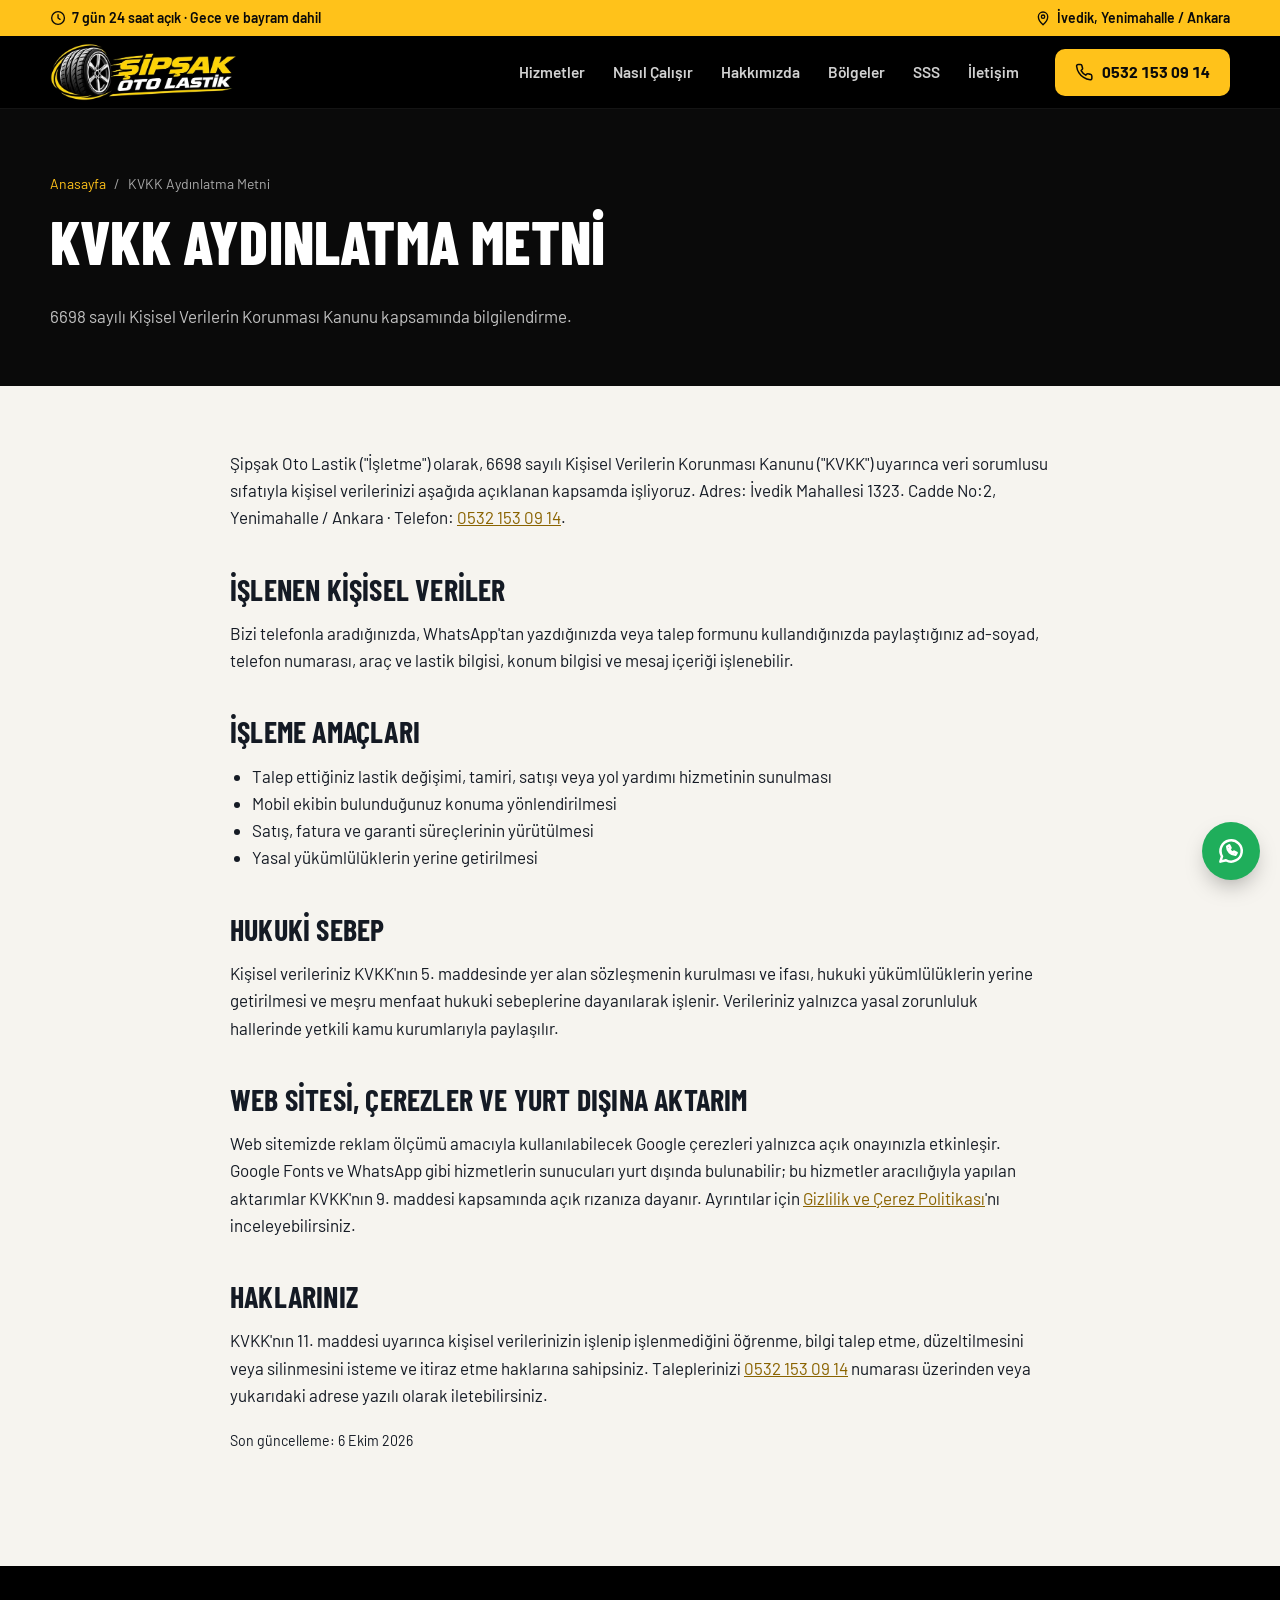
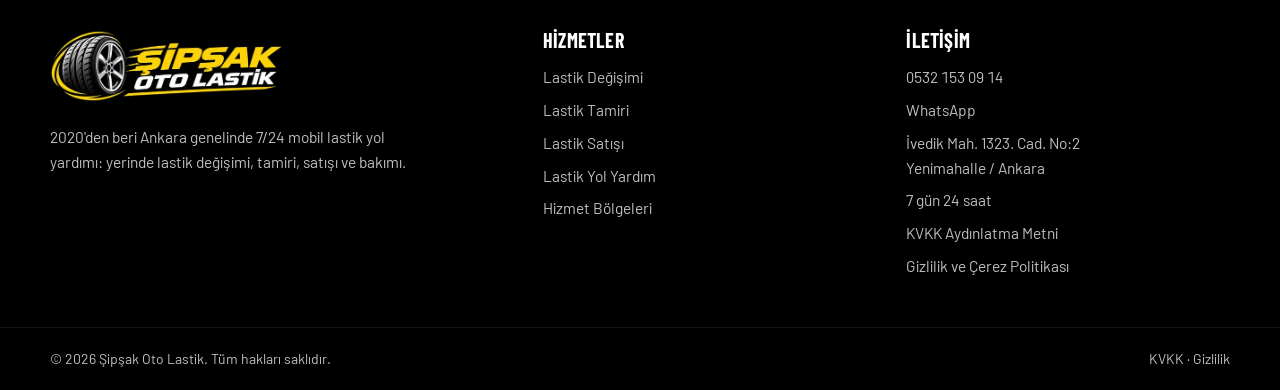
<file: kvkk.html>
<!DOCTYPE html>
<html lang="tr">
<head>
<!-- Google Tag Manager -->
<script>(function(w,d,s,l,i){w[l]=w[l]||[];w[l].push({'gtm.start':
new Date().getTime(),event:'gtm.js'});var f=d.getElementsByTagName(s)[0],
j=d.createElement(s),dl=l!='dataLayer'?'&l='+l:'';j.async=true;j.src=
'https://www.googletagmanager.com/gtm.js?id='+i+dl;f.parentNode.insertBefore(j,f);
})(window,document,'script','dataLayer','GTM-5365HJ4L');</script>
<!-- End Google Tag Manager -->
<script src="https://anticlick.com.tr/anticlick.js"
  data-key="cf_live_001aa7ebcf1b69e5614a7c37d7aa345fe56b"
  data-campaign="yaz-kampanyasi"
  data-protect-gtag="true"
  async></script>
<meta charset="UTF-8">
<meta name="viewport" content="width=device-width, initial-scale=1.0">
<title>KVKK Aydınlatma Metni | Şipşak Oto Lastik</title>
<meta name="description" content="Şipşak Oto Lastik KVKK aydınlatma metni: hangi kişisel verilerin, hangi amaçla işlendiği ve haklarınız.">
<link rel="canonical" href="https://ankaraotolastik724.com.tr/kvkk.html">
<meta name="robots" content="index, follow">
<meta name="geo.region" content="TR-06">
<meta name="geo.placename" content="Yenimahalle, Ankara">
<meta property="og:type" content="website">
<meta property="og:locale" content="tr_TR">
<meta property="og:site_name" content="Şipşak Oto Lastik">
<meta property="og:title" content="KVKK Aydınlatma Metni | Şipşak Oto Lastik">
<meta property="og:description" content="Şipşak Oto Lastik KVKK aydınlatma metni: hangi kişisel verilerin, hangi amaçla işlendiği ve haklarınız.">
<meta property="og:url" content="https://ankaraotolastik724.com.tr/kvkk.html">
<meta property="og:image" content="https://ankaraotolastik724.com.tr/assets/img/og-image.jpg">
<meta name="twitter:card" content="summary_large_image">
<meta name="theme-color" content="#000000">
<link rel="icon" href="assets/img/favicon-48.png" type="image/png" sizes="48x48">
<link rel="apple-touch-icon" href="assets/img/apple-touch-icon.png">
<link rel="preconnect" href="https://fonts.googleapis.com">
<link rel="preconnect" href="https://fonts.gstatic.com" crossorigin>
<link href="https://fonts.googleapis.com/css2?family=Barlow:wght@400;500;600;700&family=Barlow+Condensed:wght@600;700;800&display=swap" rel="stylesheet">
<link rel="stylesheet" href="assets/css/style.css?v=2">
<script type="application/ld+json">{"@context":"https://schema.org","@type":"BreadcrumbList","itemListElement":[{"@type":"ListItem","position":1,"name":"Anasayfa","item":"https://ankaraotolastik724.com.tr/"},{"@type":"ListItem","position":2,"name":"KVKK Aydınlatma Metni","item":"https://ankaraotolastik724.com.tr/kvkk.html"}]}</script>
</head>
<body>
<!-- Google Tag Manager (noscript) -->
<noscript><iframe src="https://www.googletagmanager.com/ns.html?id=GTM-5365HJ4L"
height="0" width="0" style="display:none;visibility:hidden"></iframe></noscript>
<!-- End Google Tag Manager (noscript) -->
<a href="#icerik" class="skip">İçeriğe atla</a>

<div class="topbar">
  <div class="container">
    <span><svg class="ic" aria-hidden="true"><use href="assets/img/icons.svg#i-clock"/></svg> 7 gün 24 saat açık · Gece ve bayram dahil</span>
    <span class="t-hide"><svg class="ic" aria-hidden="true"><use href="assets/img/icons.svg#i-pin"/></svg> İvedik, Yenimahalle / Ankara</span>
  </div>
</div>

<header class="header" id="header">
  <div class="container header__inner">
    <a href="index.html#anasayfa" class="logo" aria-label="Şipşak Oto Lastik anasayfa">
      <img src="assets/img/sipsak-oto-lastik-logo-yatay.avif" alt="Şipşak Oto Lastik – Ankara lastikçi" width="520" height="161" class="logo__img"></a>
    <nav class="nav" id="nav" aria-label="Ana menü">
      <ul class="nav__list">
        <li><a href="index.html#hizmetler" class="nav__link">Hizmetler</a></li>
        <li><a href="index.html#surec" class="nav__link">Nasıl Çalışır</a></li>
        <li><a href="index.html#hakkimizda" class="nav__link">Hakkımızda</a></li>
        <li><a href="index.html#bolgeler" class="nav__link">Bölgeler</a></li>
        <li><a href="index.html#sss" class="nav__link">SSS</a></li>
        <li><a href="index.html#iletisim" class="nav__link">İletişim</a></li>
      </ul>
      <div class="nav__mobile-cta">
        <a href="tel:+905321530914" class="btn btn--yellow btn--block"><svg class="ic" aria-hidden="true"><use href="assets/img/icons.svg#i-phone"/></svg> 0532 153 09 14</a>
        <a href="https://wa.me/905321530914?text=Merhaba%2C%20lastik%20yard%C4%B1m%C4%B1na%20ihtiyac%C4%B1m%20var." target="_blank" rel="noopener" class="btn btn--wa btn--block"><svg class="ic" aria-hidden="true"><use href="assets/img/icons.svg#i-wa"/></svg> WhatsApp'tan Yazın</a>
      </div>
    </nav>
    <a href="tel:+905321530914" class="btn btn--yellow header__cta"><svg class="ic" aria-hidden="true"><use href="assets/img/icons.svg#i-phone"/></svg> <span class="num">0532 153 09 14</span></a>
    <button class="hamburger" id="hamburger" aria-label="Menüyü aç/kapat" aria-expanded="false" aria-controls="nav"><svg class="ic ic--menu" aria-hidden="true"><use href="assets/img/icons.svg#i-menu"/></svg><svg class="ic ic--close" aria-hidden="true"><use href="assets/img/icons.svg#i-close"/></svg></button>
  </div>
</header>

<main id="icerik">
<section class="page-hero">
  <div class="container">
    <ul class="crumbs" aria-label="Sayfa yolu"><li><a href="index.html">Anasayfa</a></li><li>KVKK Aydınlatma Metni</li></ul>
    <h1>KVKK Aydınlatma Metni</h1>
    <p>6698 sayılı Kişisel Verilerin Korunması Kanunu kapsamında bilgilendirme.</p>
  </div>
</section>
<section class="section" style="padding-top:64px">
  <div class="container prose">
    <p>Şipşak Oto Lastik ("İşletme") olarak, 6698 sayılı Kişisel Verilerin Korunması Kanunu ("KVKK") uyarınca veri sorumlusu sıfatıyla kişisel verilerinizi aşağıda açıklanan kapsamda işliyoruz. Adres: İvedik Mahallesi 1323. Cadde No:2, Yenimahalle / Ankara · Telefon: <a href="tel:+905321530914">0532 153 09 14</a>.</p>
    <h2>İşlenen kişisel veriler</h2>
    <p>Bizi telefonla aradığınızda, WhatsApp'tan yazdığınızda veya talep formunu kullandığınızda paylaştığınız ad-soyad, telefon numarası, araç ve lastik bilgisi, konum bilgisi ve mesaj içeriği işlenebilir.</p>
    <h2>İşleme amaçları</h2>
    <ul>
      <li>Talep ettiğiniz lastik değişimi, tamiri, satışı veya yol yardımı hizmetinin sunulması</li>
      <li>Mobil ekibin bulunduğunuz konuma yönlendirilmesi</li>
      <li>Satış, fatura ve garanti süreçlerinin yürütülmesi</li>
      <li>Yasal yükümlülüklerin yerine getirilmesi</li>
    </ul>
    <h2>Hukuki sebep</h2>
    <p>Kişisel verileriniz KVKK'nın 5. maddesinde yer alan sözleşmenin kurulması ve ifası, hukuki yükümlülüklerin yerine getirilmesi ve meşru menfaat hukuki sebeplerine dayanılarak işlenir. Verileriniz yalnızca yasal zorunluluk hallerinde yetkili kamu kurumlarıyla paylaşılır.</p>
    <h2>Web sitesi, çerezler ve yurt dışına aktarım</h2>
    <p>Web sitemizde reklam ölçümü amacıyla kullanılabilecek Google çerezleri yalnızca açık onayınızla etkinleşir. Google Fonts ve WhatsApp gibi hizmetlerin sunucuları yurt dışında bulunabilir; bu hizmetler aracılığıyla yapılan aktarımlar KVKK'nın 9. maddesi kapsamında açık rızanıza dayanır. Ayrıntılar için <a href="gizlilik-politikasi.html">Gizlilik ve Çerez Politikası</a>'nı inceleyebilirsiniz.</p>
    <h2>Haklarınız</h2>
    <p>KVKK'nın 11. maddesi uyarınca kişisel verilerinizin işlenip işlenmediğini öğrenme, bilgi talep etme, düzeltilmesini veya silinmesini isteme ve itiraz etme haklarına sahipsiniz. Taleplerinizi <a href="tel:+905321530914">0532 153 09 14</a> numarası üzerinden veya yukarıdaki adrese yazılı olarak iletebilirsiniz.</p>
    <p><small>Son güncelleme: 6 Ekim 2026</small></p>
  </div>
</section>
</main>

<footer class="footer">
  <div class="container footer__grid">
    <div>
      <a href="index.html#anasayfa" class="logo" aria-label="Şipşak Oto Lastik anasayfa"><img src="assets/img/sipsak-oto-lastik-logo-yatay.avif" alt="Şipşak Oto Lastik – Ankara lastikçi" width="520" height="161" class="logo__img"></a>
      <p>2020'den beri Ankara genelinde 7/24 mobil lastik yol yardımı: yerinde lastik değişimi, tamiri, satışı ve bakımı.</p>
    </div>
    <div>
      <h4>Hizmetler</h4>
      <ul class="footer__links">
        <li><a href="index.html#hizmetler">Lastik Değişimi</a></li>
        <li><a href="index.html#hizmetler">Lastik Tamiri</a></li>
        <li><a href="index.html#hizmetler">Lastik Satışı</a></li>
        <li><a href="index.html#hizmetler">Lastik Yol Yardım</a></li>
        <li><a href="index.html#bolgeler">Hizmet Bölgeleri</a></li>
      </ul>
    </div>
    <div>
      <h4>İletişim</h4>
      <ul class="footer__links">
        <li><a href="tel:+905321530914" class="num">0532 153 09 14</a></li>
        <li><a href="https://wa.me/905321530914" target="_blank" rel="noopener">WhatsApp</a></li>
        <li>İvedik Mah. 1323. Cad. No:2<br>Yenimahalle / Ankara</li>
        <li>7 gün 24 saat</li>
        <li><a href="kvkk.html">KVKK Aydınlatma Metni</a></li>
        <li><a href="gizlilik-politikasi.html">Gizlilik ve Çerez Politikası</a></li>
      </ul>
    </div>
  </div>
  <div class="footer__bottom">
    <div class="container">
      <span>© <span data-year>2026</span> Şipşak Oto Lastik. Tüm hakları saklıdır.</span>
      <span><a href="kvkk.html">KVKK</a> · <a href="gizlilik-politikasi.html">Gizlilik</a><span data-cookie-settings hidden> · <a href="#">Çerez Tercihleri</a></span></span>
    </div>
  </div>
</footer>

<a href="https://wa.me/905321530914?text=Merhaba%2C%20lastik%20yard%C4%B1m%C4%B1na%20ihtiyac%C4%B1m%20var." class="fab-wa" target="_blank" rel="noopener" aria-label="WhatsApp ile yazın"><svg class="ic" aria-hidden="true"><use href="assets/img/icons.svg#i-wa"/></svg></a>
<div class="mobile-bar">
  <a href="tel:+905321530914"><svg class="ic" aria-hidden="true"><use href="assets/img/icons.svg#i-phone"/></svg> Hemen Ara</a>
  <a href="https://wa.me/905321530914?text=Merhaba%2C%20lastik%20yard%C4%B1m%C4%B1na%20ihtiyac%C4%B1m%20var." target="_blank" rel="noopener"><svg class="ic" aria-hidden="true"><use href="assets/img/icons.svg#i-wa"/></svg> WhatsApp</a>
</div>

<script src="assets/js/consent.js" defer></script>
<script src="assets/js/main.js?v=4" defer></script>
</body>
</html>
</file>
<file: assets/css/style.css>
/* Şipşak Oto Lastik — logo ile uyumlu siyah + sinyal sarısı */
:root {
  --navy: #0a0a0a;
  --navy-2: #1a1a1a;
  --navy-3: #2b2b2b;
  --yellow: #ffc21a;
  --yellow-2: #ffd45c;
  --ink: #141a24;
  --muted: #5a6475;
  --line: #e2ded4;
  --paper: #f6f4ef;
  --white: #ffffff;
  --wa: #1fae5b;
  --radius: 14px;
  --shadow: 0 18px 40px -22px rgba(12, 27, 51, .45);
  --head: 'Barlow Condensed', 'Arial Narrow', sans-serif;
  --body: 'Barlow', system-ui, -apple-system, 'Segoe UI', sans-serif;
}

*, *::before, *::after { box-sizing: border-box; }
html { scroll-behavior: smooth; scroll-padding-top: 84px; -webkit-text-size-adjust: 100%; }
body { margin: 0; font-family: var(--body); font-size: 17px; line-height: 1.6; color: var(--ink); background: var(--paper); }
img, svg { display: block; max-width: 100%; }
a { color: inherit; }
h1, h2, h3, h4 { font-family: var(--head); line-height: 1.05; margin: 0 0 .5em; letter-spacing: .2px; }
p { margin: 0 0 1em; }
ul { margin: 0; padding: 0; list-style: none; }
.container { width: min(1180px, 100% - 32px); margin-inline: auto; }
.num { font-variant-numeric: tabular-nums; white-space: nowrap; }
.skip { position: absolute; left: -999px; top: 8px; background: var(--yellow); color: var(--navy); padding: 8px 14px; z-index: 100; font-weight: 700; }
.skip:focus { left: 8px; }
:focus-visible { outline: 3px solid var(--yellow); outline-offset: 2px; }

.ic { width: 1.15em; height: 1.15em; fill: none; stroke: currentColor; stroke-width: 2; stroke-linecap: round; stroke-linejoin: round; flex: none; }

/* Butonlar */
.btn { display: inline-flex; align-items: center; justify-content: center; gap: .55em; padding: 14px 22px; border-radius: 10px; font: 700 16px/1 var(--body); text-decoration: none; border: 2px solid transparent; cursor: pointer; transition: transform .15s, background .15s, color .15s, border-color .15s; }
.btn:hover { transform: translateY(-2px); }
.btn--yellow { background: var(--yellow); color: var(--navy); }
.btn--yellow:hover { background: var(--yellow-2); }
.btn--wa { background: var(--wa); color: #fff; }
.btn--line { border-color: currentColor; color: inherit; background: transparent; }
.btn--navy { background: var(--navy); color: #fff; }
.btn--block { width: 100%; }
.btn--lg { padding: 18px 28px; font-size: 18px; }

/* Üst şerit + header */
.topbar { background: var(--yellow); color: var(--navy); font-size: 14px; font-weight: 600; }
.topbar .container { display: flex; gap: 22px; justify-content: space-between; align-items: center; padding: 7px 0; }
.topbar span { display: inline-flex; align-items: center; gap: 6px; }
.topbar a { text-decoration: none; }

.header { position: sticky; top: 0; z-index: 50; background: #000; color: #fff; border-bottom: 1px solid rgba(255,255,255,.08); }
.header__inner { display: flex; align-items: center; gap: 24px; height: 72px; }
.logo { display: inline-flex; align-items: center; gap: 12px; text-decoration: none; color: #fff; }
.logo__img { height: 58px; width: auto; }
.footer .logo__img { height: 72px; }
.logo__mark { width: 46px; height: 46px; border-radius: 50%; background: var(--yellow); color: var(--navy); display: grid; place-items: center; }
.logo__mark .ic { width: 28px; height: 28px; stroke-width: 2.2; }
.logo__text { display: flex; flex-direction: column; line-height: 1; }
.logo__name { font-family: var(--head); font-weight: 800; font-size: 23px; letter-spacing: .5px; }
.logo__name span { color: var(--yellow); }
.logo__sub { font-size: 12px; letter-spacing: 1.5px; text-transform: uppercase; opacity: .7; margin-top: 4px; }

.nav { margin-left: auto; }
.nav__list { display: flex; gap: 4px; }
.nav__link { display: block; padding: 10px 12px; text-decoration: none; font-weight: 600; font-size: 15.5px; border-radius: 8px; color: rgba(255,255,255,.82); }
.nav__link:hover, .nav__link.is-active { color: var(--yellow); }
.nav__mobile-cta { display: none; }
.header__cta { padding: 12px 18px; }
.hamburger { display: none; margin-left: auto; background: none; border: 0; color: #fff; padding: 8px; cursor: pointer; }
.hamburger .ic { width: 28px; height: 28px; }
.hamburger .ic--close, .nav-open .hamburger .ic--menu { display: none; }
.nav-open .hamburger .ic--close { display: block; }

/* Hero */
.hero { position: relative; background: var(--navy); color: #fff; overflow: hidden; }
.hero::before { content: ""; position: absolute; inset: 0; background: radial-gradient(circle at 78% 40%, rgba(255,194,26,.16), transparent 45%), linear-gradient(180deg, transparent 60%, rgba(0,0,0,.25)); pointer-events: none; }
.hero__inner { position: relative; display: grid; grid-template-columns: 1.1fr .9fr; gap: 48px; align-items: center; padding: 78px 0 96px; }
.eyebrow { display: inline-flex; align-items: center; gap: 8px; font-weight: 700; font-size: 14px; letter-spacing: 1.6px; text-transform: uppercase; color: var(--yellow); margin-bottom: 18px; }
.eyebrow .dot { width: 9px; height: 9px; border-radius: 50%; background: #3ddc84; box-shadow: 0 0 0 0 rgba(61,220,132,.7); animation: pulse 1.8s infinite; }
@keyframes pulse { 70% { box-shadow: 0 0 0 10px rgba(61,220,132,0); } 100% { box-shadow: 0 0 0 0 rgba(61,220,132,0); } }
.hero h1 { font-size: clamp(44px, 6.4vw, 82px); font-weight: 800; text-transform: uppercase; margin-bottom: 20px; }
.hero h1 em { font-style: normal; color: var(--yellow); }
.hero__lead { font-size: 19px; color: rgba(255,255,255,.82); max-width: 560px; margin-bottom: 30px; }
.hero__actions { display: flex; flex-wrap: wrap; gap: 12px; margin-bottom: 34px; }
.hero__facts { display: grid; grid-template-columns: repeat(3, auto); gap: 28px; justify-content: start; border-top: 1px solid rgba(255,255,255,.14); padding-top: 24px; }
.hero__facts strong { display: block; font-family: var(--head); font-size: 30px; color: var(--yellow); line-height: 1; }
.hero__facts span { font-size: 14px; color: rgba(255,255,255,.7); }
.hero__photo { position: relative; margin: 0; }
.hero__photo img { width: 100%; height: auto; aspect-ratio: 3 / 2; object-fit: cover; border-radius: 18px; border: 3px solid var(--yellow); box-shadow: 0 30px 60px -30px rgba(0,0,0,.8); }
.hero__badge { position: absolute; left: -14px; bottom: -18px; background: var(--yellow); color: var(--navy); border-radius: 14px; padding: 10px 18px; font-weight: 700; font-size: 13px; letter-spacing: 1px; text-transform: uppercase; line-height: 1.1; box-shadow: var(--shadow); }
.hero__badge strong { display: block; font-family: var(--head); font-size: 30px; letter-spacing: 0; }

/* Galeri */
.gallery { display: grid; grid-template-columns: repeat(4, 1fr); grid-auto-rows: 230px; grid-auto-flow: dense; gap: 14px; }
.gallery__item { position: relative; margin: 0; overflow: hidden; border-radius: var(--radius); background: var(--navy); }
.gallery__item img { width: 100%; height: 100%; object-fit: cover; transition: transform .4s; }
.gallery__item:hover img { transform: scale(1.04); }
.gallery__item figcaption { position: absolute; left: 0; right: 0; bottom: 0; padding: 28px 16px 12px; background: linear-gradient(transparent, rgba(0,0,0,.78)); color: #fff; font-weight: 600; font-size: 15px; }
.gallery__item--tall { grid-row: span 2; }
.gallery__item--wide { grid-column: span 2; }
.gallery__cta { display: flex; flex-direction: column; justify-content: space-between; padding: 22px; border-radius: var(--radius); background: var(--yellow); color: var(--navy); text-decoration: none; }
.gallery__cta strong { font-family: var(--head); font-size: 30px; line-height: 1; text-transform: uppercase; }
.gallery__cta > span { display: inline-flex; align-items: center; gap: 8px; font-weight: 700; font-size: 18px; }
.stripe { height: 14px; background: repeating-linear-gradient(-45deg, var(--yellow) 0 22px, var(--navy) 22px 44px); }

/* Bölümler */
.section { padding: 96px 0; }
.section--white { background: var(--white); }
.section--navy { background: var(--navy); color: #fff; }
.section__head { max-width: 680px; margin-bottom: 48px; }
.section__head--center { margin-inline: auto; text-align: center; }
.kicker { display: inline-block; font-weight: 700; font-size: 14px; letter-spacing: 1.8px; text-transform: uppercase; color: #a87900; margin-bottom: 10px; }
.section--navy .kicker { color: var(--yellow); }
.section__head h2 { font-size: clamp(36px, 4.6vw, 56px); font-weight: 800; text-transform: uppercase; }
.section__head p { color: var(--muted); font-size: 18px; }
.section--navy .section__head p { color: rgba(255,255,255,.75); }

/* Hizmetler */
.services { display: grid; grid-template-columns: repeat(3, 1fr); gap: 20px; }
.service { position: relative; background: var(--white); border: 1px solid var(--line); border-radius: var(--radius); padding: 30px 28px; transition: border-color .2s, transform .2s, box-shadow .2s; }
.service:hover { border-color: var(--yellow); transform: translateY(-4px); box-shadow: var(--shadow); }
.service__no { position: absolute; top: 22px; right: 24px; font-family: var(--head); font-weight: 800; font-size: 40px; color: #ece8dd; line-height: 1; }
.service__ic { width: 56px; height: 56px; border-radius: 12px; background: var(--navy); color: var(--yellow); display: grid; place-items: center; margin-bottom: 20px; }
.service__ic .ic { width: 28px; height: 28px; }
.service h3 { font-size: 27px; font-weight: 700; text-transform: uppercase; }
.service p { color: var(--muted); margin-bottom: 14px; }
.service ul li { display: flex; gap: 8px; align-items: flex-start; font-size: 15.5px; font-weight: 500; margin-bottom: 6px; }
.service ul .ic { color: #c99400; margin-top: 4px; width: 1em; height: 1em; stroke-width: 3; }
.service--cta { background: var(--yellow); border-color: var(--yellow); display: flex; flex-direction: column; justify-content: center; }
.service--cta h3 { color: var(--navy); }
.service--cta p { color: rgba(12,27,51,.8); }
.service--cta:hover { transform: none; box-shadow: none; }

/* Süreç */
.steps { display: grid; grid-template-columns: repeat(3, 1fr); gap: 0; counter-reset: s; position: relative; }
.step { position: relative; padding: 0 28px; }
.step + .step { border-left: 1px dashed rgba(255,255,255,.22); }
.step__no { font-family: var(--head); font-weight: 800; font-size: 74px; line-height: 1; color: var(--yellow); margin-bottom: 14px; }
.step h3 { font-size: 28px; text-transform: uppercase; }
.step p { color: rgba(255,255,255,.75); }

/* Hakkımızda */
.about { display: grid; grid-template-columns: 1fr 1fr; gap: 64px; align-items: center; }
.about__badge { position: relative; background: #000; color: #fff; border-radius: 20px; padding: 44px 40px; overflow: hidden; }
.about__badge::after { content: ""; position: absolute; right: -60px; bottom: -60px; width: 220px; height: 220px; border-radius: 50%; border: 28px solid rgba(255,194,26,.18); }
.about__logo { width: 100%; max-width: 300px; height: auto; margin: -10px 0 18px -6px; }
.about__year { font-family: var(--head); font-weight: 800; font-size: 120px; line-height: .9; color: var(--yellow); }
.about__badge p { font-size: 20px; max-width: 320px; margin: 10px 0 0; color: rgba(255,255,255,.85); }
.about__addr { display: flex; gap: 10px; margin-top: 28px; padding-top: 22px; border-top: 1px solid rgba(255,255,255,.15); font-size: 15.5px; color: rgba(255,255,255,.8); }
.about__addr .ic { color: var(--yellow); margin-top: 3px; }
.about__text h2 { font-size: clamp(34px, 4vw, 50px); text-transform: uppercase; font-weight: 800; }
.about__text > p { color: var(--muted); font-size: 18px; }
.values { display: grid; gap: 14px; margin-top: 26px; }
.value { display: flex; gap: 16px; padding: 18px 20px; background: var(--paper); border-radius: 12px; border-left: 4px solid var(--yellow); }
.value .ic { width: 26px; height: 26px; color: var(--navy); margin-top: 2px; }
.value h3 { font-family: var(--body); font-size: 17.5px; font-weight: 700; margin: 0 0 2px; }
.value p { margin: 0; color: var(--muted); font-size: 15.5px; }

/* Neden biz */
.why { display: grid; grid-template-columns: repeat(4, 1fr); gap: 20px; }
.why__item { background: var(--white); border-radius: var(--radius); padding: 28px 24px; border: 1px solid var(--line); }
.why__item .ic { width: 34px; height: 34px; color: #c99400; margin-bottom: 16px; }
.why__item h3 { font-size: 24px; text-transform: uppercase; }
.why__item p { margin: 0; color: var(--muted); font-size: 16px; }

/* Bölgeler */
.areas { display: grid; grid-template-columns: .9fr 1.1fr; gap: 56px; align-items: center; }
.areas__list { display: flex; flex-wrap: wrap; gap: 10px; }
.areas__list li { display: inline-flex; align-items: center; gap: 6px; padding: 10px 16px; border-radius: 999px; background: var(--white); border: 1px solid var(--line); font-weight: 600; font-size: 15.5px; }
.areas__list li .ic { color: #c99400; width: 1em; height: 1em; }
.areas__list li.is-home { background: var(--navy); color: #fff; border-color: var(--navy); }
.areas__list li.is-home .ic { color: var(--yellow); }

/* SSS */
.faq { max-width: 860px; margin-inline: auto; }
.faq details { background: var(--white); border: 1px solid var(--line); border-radius: 12px; margin-bottom: 12px; }
.faq summary { list-style: none; cursor: pointer; display: flex; justify-content: space-between; align-items: center; gap: 16px; padding: 20px 24px; font-weight: 700; font-size: 18px; }
.faq summary::-webkit-details-marker { display: none; }
.faq summary .ic { transition: transform .2s; color: #c99400; width: 22px; height: 22px; }
.faq details[open] summary .ic { transform: rotate(45deg); }
.faq details p { padding: 0 24px 20px; margin: 0; color: var(--muted); }

/* CTA bandı */
.cta-band { background: var(--yellow); color: var(--navy); }
.cta-band .container { display: flex; align-items: center; justify-content: space-between; gap: 24px; padding: 44px 0; flex-wrap: wrap; }
.cta-band h2 { font-size: clamp(30px, 3.6vw, 44px); text-transform: uppercase; font-weight: 800; margin: 0 0 4px; }
.cta-band p { margin: 0; font-weight: 500; }
.cta-band__actions { display: flex; gap: 12px; flex-wrap: wrap; }

/* İletişim */
.contact { display: grid; grid-template-columns: .9fr 1.1fr; gap: 40px; align-items: start; }
.contact__cards { display: grid; gap: 14px; }
.ccard { display: flex; gap: 16px; align-items: flex-start; background: var(--navy-2); border-radius: 14px; padding: 22px; text-decoration: none; color: #fff; border: 1px solid rgba(255,255,255,.08); }
a.ccard:hover { border-color: var(--yellow); }
.ccard__ic { width: 48px; height: 48px; border-radius: 12px; background: var(--yellow); color: var(--navy); display: grid; place-items: center; flex: none; }
.ccard__ic .ic { width: 24px; height: 24px; }
.ccard small { display: block; font-size: 13px; letter-spacing: 1.2px; text-transform: uppercase; color: rgba(255,255,255,.6); margin-bottom: 2px; }
.ccard strong { font-size: 19px; font-weight: 700; }
.form { background: var(--white); color: var(--ink); border-radius: 18px; padding: 34px; }
.form h3 { font-size: 30px; text-transform: uppercase; margin-bottom: 6px; }
.form > p { color: var(--muted); font-size: 15.5px; }
.form__grid { display: grid; grid-template-columns: 1fr 1fr; gap: 14px; }
.field { display: flex; flex-direction: column; gap: 6px; }
.field--full { grid-column: 1 / -1; }
.field label { font-weight: 600; font-size: 14.5px; }
.field input, .field select, .field textarea { font: inherit; font-size: 16px; padding: 13px 14px; border: 1.5px solid var(--line); border-radius: 10px; background: var(--paper); color: var(--ink); width: 100%; }
.field input:focus, .field select:focus, .field textarea:focus { outline: none; border-color: var(--navy); background: #fff; }
.field textarea { min-height: 96px; resize: vertical; }
.form__note { font-size: 13.5px; color: var(--muted); margin: 14px 0 0; }
.form__note a { color: var(--ink); }

/* Alt sayfalar */
.page-hero { background: var(--navy); color: #fff; padding: 64px 0 56px; }
.page-hero h1 { font-size: clamp(38px, 5vw, 60px); text-transform: uppercase; font-weight: 800; }
.page-hero p { color: rgba(255,255,255,.75); margin: 0; }
.crumbs { display: flex; gap: 8px; font-size: 14px; margin-bottom: 14px; color: rgba(255,255,255,.65); }
.crumbs li + li::before { content: "/"; margin-right: 8px; }
.crumbs a { color: var(--yellow); text-decoration: none; }
.prose { max-width: 820px; }
.prose h2 { font-size: 30px; text-transform: uppercase; margin-top: 1.4em; }
.prose ul { list-style: disc; padding-left: 22px; margin-bottom: 1em; }
.prose a { color: #8a6300; }

/* Footer */
.footer { background: #000; color: rgba(255,255,255,.75); font-size: 15.5px; }
.footer__grid { display: grid; grid-template-columns: 1.4fr 1fr 1fr; gap: 40px; padding: 64px 0 40px; }
.footer h4 { color: #fff; font-size: 20px; text-transform: uppercase; margin-bottom: 14px; }
.footer p { margin-top: 16px; max-width: 360px; }
.footer__links li { margin-bottom: 8px; }
.footer__links a { text-decoration: none; }
.footer__links a:hover { color: var(--yellow); }
.footer__bottom { border-top: 1px solid rgba(255,255,255,.08); font-size: 14px; }
.footer__bottom .container { display: flex; justify-content: space-between; gap: 16px; padding: 20px 0; flex-wrap: wrap; }
.footer__bottom a { text-decoration: none; }
.footer__bottom a:hover { color: var(--yellow); }

/* Sabit butonlar */
.fab-wa { position: fixed; right: 20px; bottom: 20px; width: 58px; height: 58px; border-radius: 50%; background: var(--wa); color: #fff; display: grid; place-items: center; box-shadow: 0 10px 24px -8px rgba(0,0,0,.4); z-index: 40; }
.fab-wa .ic { width: 30px; height: 30px; }
.mobile-bar { display: none; }

/* Çerez bandı */
.cookie-bar { position: fixed; left: 16px; right: 16px; bottom: 16px; max-width: 640px; margin-inline: auto; background: var(--navy); color: #fff; border-radius: 14px; padding: 18px 20px; z-index: 60; box-shadow: var(--shadow); font-size: 14.5px; }
.cookie-bar p { margin: 0 0 12px; }
.cookie-bar a { color: var(--yellow); }
.cookie-bar__actions { display: flex; gap: 10px; justify-content: flex-end; }
.cookie-bar .btn { padding: 10px 18px; font-size: 15px; }

/* Belirme */
.reveal { opacity: 0; transform: translateY(18px); transition: opacity .6s ease, transform .6s ease; }
.reveal.is-in { opacity: 1; transform: none; }
@media (prefers-reduced-motion: reduce) {
  html { scroll-behavior: auto; }
  .reveal { opacity: 1; transform: none; transition: none; }
  .eyebrow .dot { animation: none; }
  .gallery__item img { transition: none; }
}

/* Duyarlı */
@media (max-width: 1080px) {
  .services { grid-template-columns: repeat(2, 1fr); }
  .why { grid-template-columns: repeat(2, 1fr); }
  .header__cta .num { display: none; }
  .gallery { grid-template-columns: repeat(3, 1fr); }
}
@media (max-width: 900px) {
  .topbar .t-hide { display: none; }
  .hamburger { display: block; }
  .header__cta { display: none; }
  .nav { position: fixed; inset: 72px 0 auto 0; background: var(--navy); padding: 12px 16px 24px; border-top: 1px solid rgba(255,255,255,.1); transform: translateY(-120%); visibility: hidden; transition: transform .25s, visibility .25s; max-height: calc(100vh - 72px); overflow: auto; }
  .nav-open .nav { transform: none; visibility: visible; }
  .nav-open .topbar { display: none; } /* menü 72px'ten açılır; şerit header'ı aşağı itmesin */
  .nav__list { flex-direction: column; }
  .nav__link { padding: 14px 8px; font-size: 18px; border-bottom: 1px solid rgba(255,255,255,.08); border-radius: 0; }
  .nav__mobile-cta { display: grid; gap: 10px; margin-top: 18px; }
  .hero__inner, .about, .areas, .contact { grid-template-columns: 1fr; }
  .hero__inner { padding: 48px 0 64px; gap: 24px; }
  .hero__photo { max-width: 640px; }
  .steps { grid-template-columns: 1fr; gap: 32px; }
  .step { padding: 0; }
  .step + .step { border-left: 0; border-top: 1px dashed rgba(255,255,255,.22); padding-top: 32px; }
  .section { padding: 72px 0; }
  .about { gap: 36px; }
}
@media (max-width: 640px) {
  body { font-size: 16px; padding-bottom: 64px; }
  .services, .why, .form__grid { grid-template-columns: 1fr; }
  .hero__facts { grid-template-columns: repeat(3, 1fr); gap: 12px; }
  .hero__facts strong { font-size: 24px; }
  .hero__facts span { font-size: 12.5px; }
  .hero__actions .btn { flex: 1 1 100%; }
  .form { padding: 24px 18px; }
  .about__badge { padding: 32px 26px; }
  .about__year { font-size: 92px; }
  .fab-wa { display: none; }
  .mobile-bar { display: grid; grid-template-columns: 1fr 1fr; position: fixed; left: 0; right: 0; bottom: 0; z-index: 45; box-shadow: 0 -6px 18px rgba(0,0,0,.18); }
  .mobile-bar a { display: flex; align-items: center; justify-content: center; gap: 8px; height: 60px; font-weight: 700; text-decoration: none; }
  .mobile-bar a:first-child { background: var(--yellow); color: var(--navy); }
  .mobile-bar a:last-child { background: var(--wa); color: #fff; }
  .cookie-bar { bottom: 76px; }
  .footer__grid { grid-template-columns: 1fr; gap: 28px; }
  .logo__img { height: 48px; }
  .gallery { grid-template-columns: 1fr 1fr; grid-auto-rows: 170px; gap: 10px; }
  .gallery__item figcaption { font-size: 13px; padding: 22px 10px 8px; }
  .gallery__cta strong { font-size: 24px; }
  .gallery__cta > span { font-size: 15px; }
  .hero__badge { left: 10px; bottom: -14px; }
}
</file>
